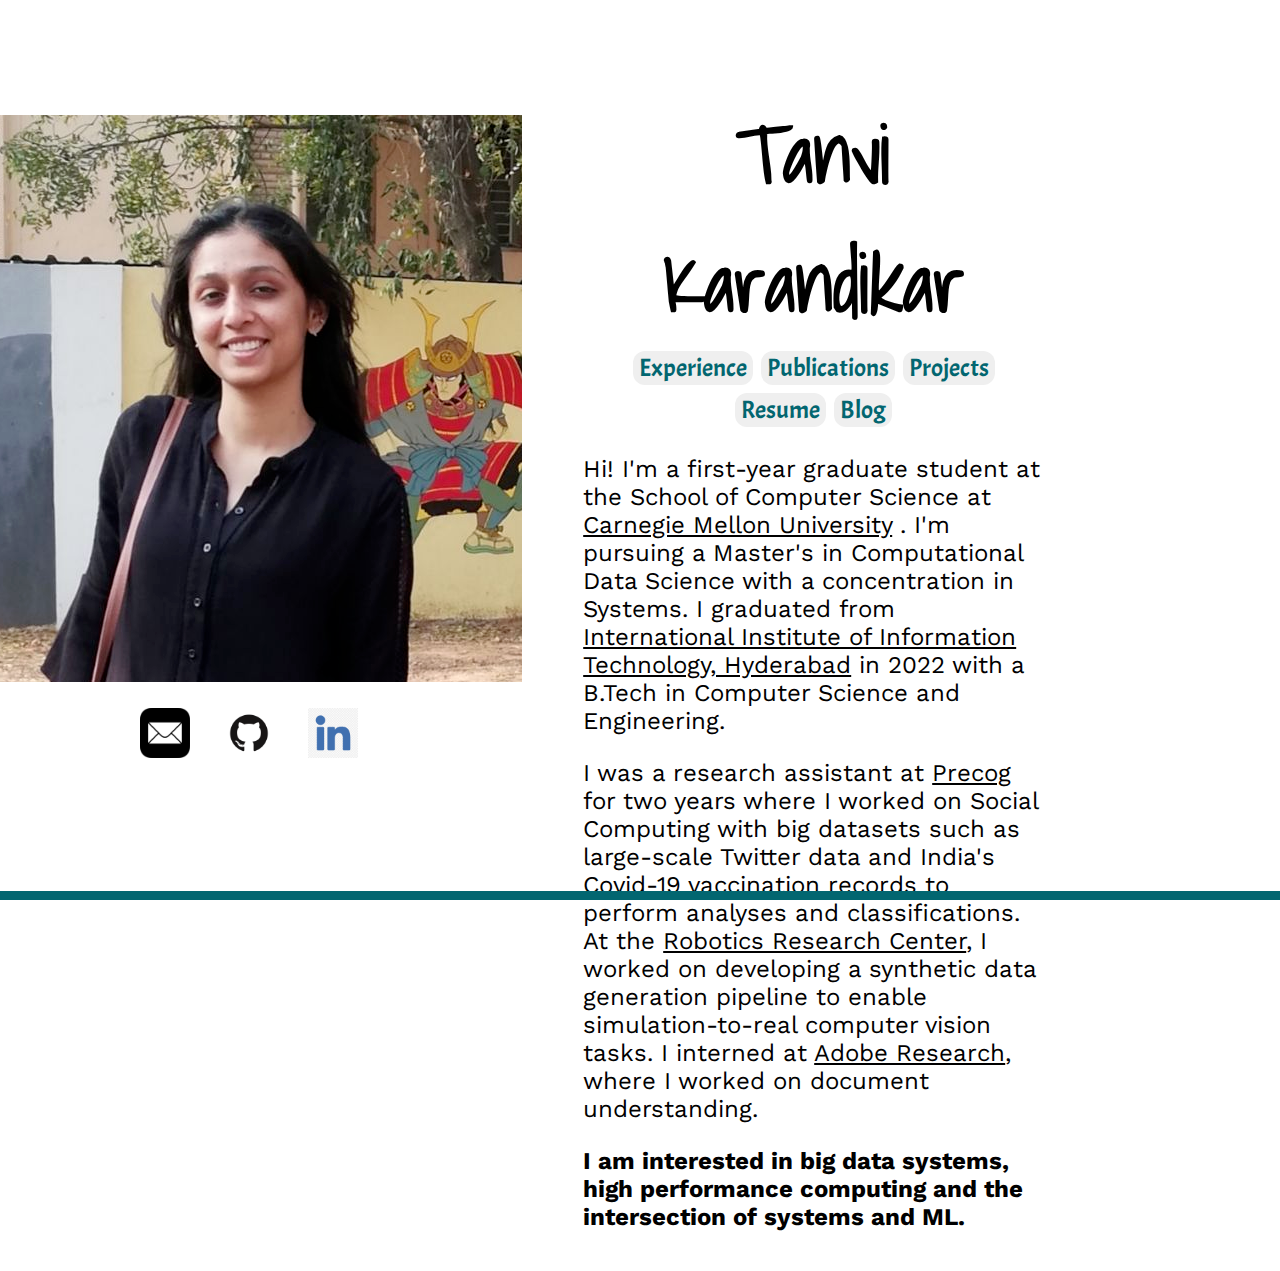
<file: index.html>
<!DOCTYPE html>
<html lang="en" dir="ltr">
  <head>
    <meta charset="utf-8">
    <meta name="viewport" content="width=device-width, initial-scale=1">
    <title>Tanvi Karandikar</title>
    <link rel="shortcut icon" href="static/fav.ico" />
    <link rel="stylesheet" type="text/css" href="css/main.css" />
    <link href="https://fonts.googleapis.com/css?family=Exo|Acme|Kalam|Shadows+Into+Light|Work+Sans" rel="stylesheet">
    <link rel="stylesheet" href="https://cdnjs.cloudflare.com/ajax/libs/font-awesome/4.7.0/css/font-awesome.min.css">
  </head>

  <body>
    <div class ="topnav exo navbarr sticky" id="myTopnav">
          <!-- <a class="active first-child" href="index.html" id="hov4">Home</a> 
          <a class="next-child" href="html/blog.html" id="hov3">Blog</a>
          <a class="next-child" href="static/Tanvi_Karandikar_Resume.pdf" id="hov2">Resume</a>
          <a class="next-child" href="html/projects.html" id="hov1">Projects</a>
          <a class="next-child" href="html/experience.html" id="hov5">Experience</a>
          <a class="icon" href="javascript:void(0);"  onclick="myNavFunction()"><i class="fa fa-bars"></i></a> -->
  </div>  

  <!-- <div class="containerr">
    <img src='static/bg.gif' style="width:100%">
    <div id="centered" class="kalam hide">
      तन्वी करंदीकर<p align="center">||सुस्वागतम||</p>
    </div>
  </div> -->

  <div class="row exo" style="padding-top: 2%; padding-bottom: 0%;">

    <div class="column leftt">
      <div style="float: right; padding-top: 10%;">
        <img src='static/black_square.png' class="mainimg" style="align-items: center;" >
      <div style="margin-left: 30%; margin-top: 2%;">
        <a href="mailto:tanvi.karandikar141@gmail.com" target="_blank"><img src="static/email.png" class="logo"></a>
        <a href="http://github.com/tanvi141" target="_blank"><img src="static/GitHub-Mark.png" class="logo"></a>
        <a href="https://www.linkedin.com/in/tanvi-karandikar/" target="_blank"><img src="static/linkedin.png" class="logo"></a>
      </div>
        </div>
 
    </div>
    <div class="column rightt">
        
        <text style="font-size: 100%; align-items: left; padding-right: 0; margin-right: 0;">
          <div class="three category">
            <div class="div1"><h1 class="big write">Tanvi Karandikar</h1>
              
            
              <a href="html/experience.html"><button class="button1">Experience</button></a>
              <a href="html/publications.html"><button class="button1">Publications</button></a>
              <a href="html/projects.html"><button class="button1">Projects</button></a>
              <a href="static/Tanvi_Karandikar_Resume.pdf"><button class="button1">Resume</button></a>
              <a href="html/blog.html"><button class="button1">Blog</button></a>
              <p class = "work" style="text-align: left" >
        Hi! I'm a first-year graduate student at the School of Computer Science at <a href="https://www.cmu.edu/">Carnegie Mellon University</a> .
        I'm pursuing a Master's in Computational Data Science with a concentration in Systems.
        I graduated from <a href="https://www.iiit.ac.in/">International Institute of Information Technology, Hyderabad</a> in 2022 with a B.Tech
        in Computer Science and Engineering.
</p>
<p class = "work" style="text-align: left" >
I was a research assistant at <a href="http://precog.iiitd.edu.in/">Precog</a> for two years where I worked on Social Computing with 
big datasets such as large-scale Twitter data and India's Covid-19 vaccination records to perform analyses and classifications. 
  At the <a href="https://robotics.iiit.ac.in/">Robotics Research Center</a>, I worked on developing a synthetic data generation pipeline to enable
  simulation-to-real computer vision tasks. I interned at <a href="https://research.adobe.com/">Adobe Research</a>, where I worked on document
  understanding. 
 </p>
<p class = "work" style="text-align: left" >
        <b>I am interested in big data systems, high performance 
         computing and the intersection of systems and ML. </b> 
                
              </p>
              <p> </p>
        
             
          </div>
        </text>
    </div>

  </div>


<div class="bottom"></div>
</body>
<script type = "text/javascript" src = "js/main.js" ></script>
<script type = "text/javascript" src = "js/hover.js"></script>
<script type = "text/javascript" src = "js/likes.js" ></script>
</html>
</file>
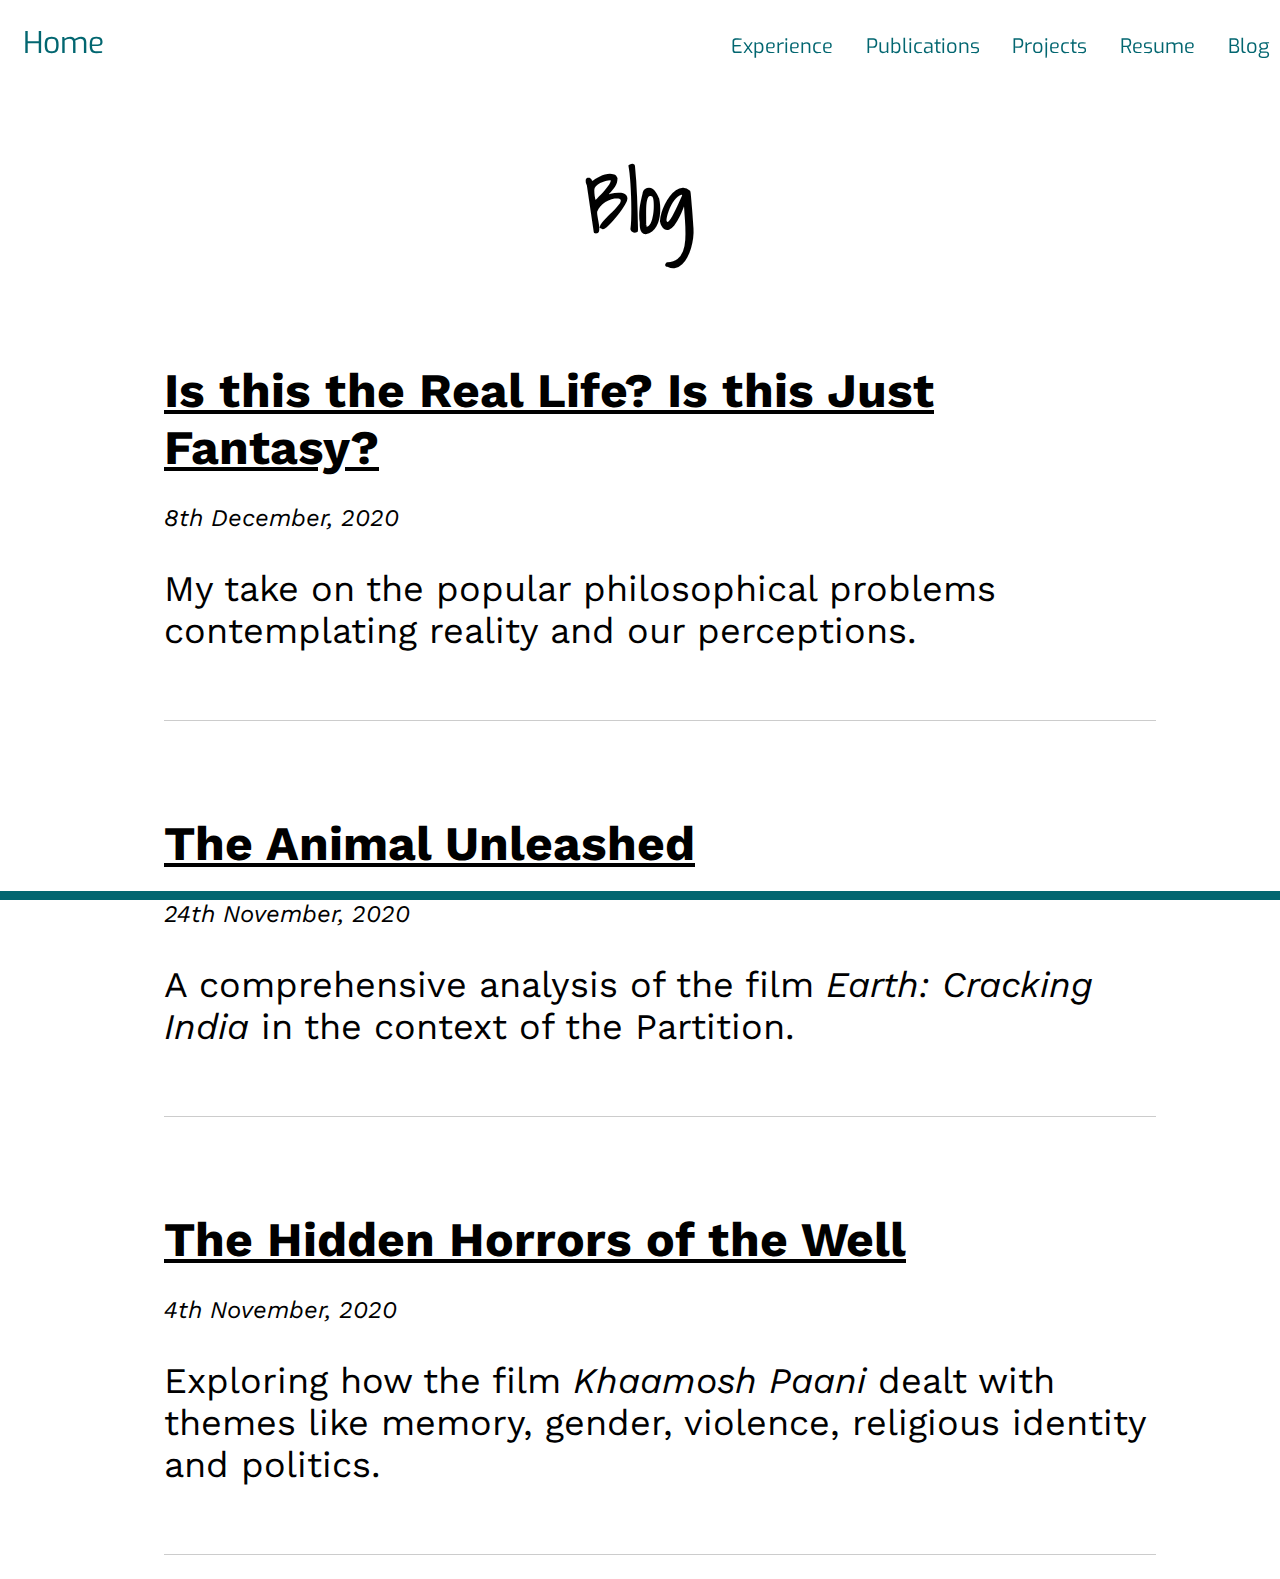
<file: html/blog.html>
<!DOCTYPE html>
<html lang="en" dir="ltr">
  <head>
    <meta charset="utf-8">
    <meta name="viewport" content="width=device-width, initial-scale=1">
    <title>Tanvi Karandikar</title>
    <link rel="shortcut icon" href="../static/fav.ico" />
    <link rel="stylesheet" type="text/css" href="../css/main.css" />
    <link href="https://fonts.googleapis.com/css?family=Exo|Acme|Kalam|Shadows+Into+Light|Work+Sans" rel="stylesheet">
    <link rel="stylesheet" href="https://cdnjs.cloudflare.com/ajax/libs/font-awesome/4.7.0/css/font-awesome.min.css">
  </head>

  <body>

    <div class ="topnav exo navbarr sticky" id="myTopnav">
      <a class="active first-child" href="../index.html" id="hov4">Home</a>
      <a class="next-child" href="../html/blog.html" id="hov3">Blog</a>
      <a class="next-child" href="../static/Tanvi_Karandikar_Resume.pdf" id="hov2">Resume</a>
      <a class="next-child" href="../html/projects.html" id="hov1">Projects</a>
      <a class="next-child" href="../html/publications.html" id="hov5">Publications</a>
      <a class="next-child" href="../html/experience.html" id="hov5">Experience</a>
      <a class="icon" href="javascript:void(0);"  onclick="myNavFunction()"><i class="fa fa-bars"></i></a>
    </div>  

    <h1 class="big write center">Blog</h1>

    <ul class = "work bloglist">
        <!-- <li></li> -->
        
        <li>
          <a href ="blogs/8-dec-2020.html" style = "font-size: 200%;"><b>Is this the Real Life? Is this Just Fantasy?</b></a> <br><br>
          <i>8th December, 2020</i>
          <p style = "font-size: 150%;">My take on the popular philosophical problems contemplating reality and our perceptions.</p>
        </li>
        <li>
            <a href ="blogs/24-nov-2020.html" style = "font-size: 200%;"><b>The Animal Unleashed</b></a><br><br> 
            <i>24th November, 2020</i>
            <p style = "font-size: 150%;">A comprehensive analysis of the film <i>Earth: Cracking India</i> in the context of the Partition. </p>
        </li>
        <li>
            <a href ="blogs/4-nov-2020.html" style = "font-size: 200%;"><b>The Hidden Horrors of the Well</b></a> <br><br> 
            <i>4th November, 2020</i>
            <p style = "font-size: 150%;">Exploring how the film <i>Khaamosh Paani</i> dealt with themes like memory, gender, violence, religious identity and politics. </p>
        </li>
        
        
    </ul>

    <div class="bottom"></div>
 </body>


<script type = "text/javascript" src = "../js/main.js" ></script>
<script type = "text/javascript" src = "../js/hover.js"></script>
<script type = "text/javascript" src = "../js/likes.js" ></script>
</html>
</file>
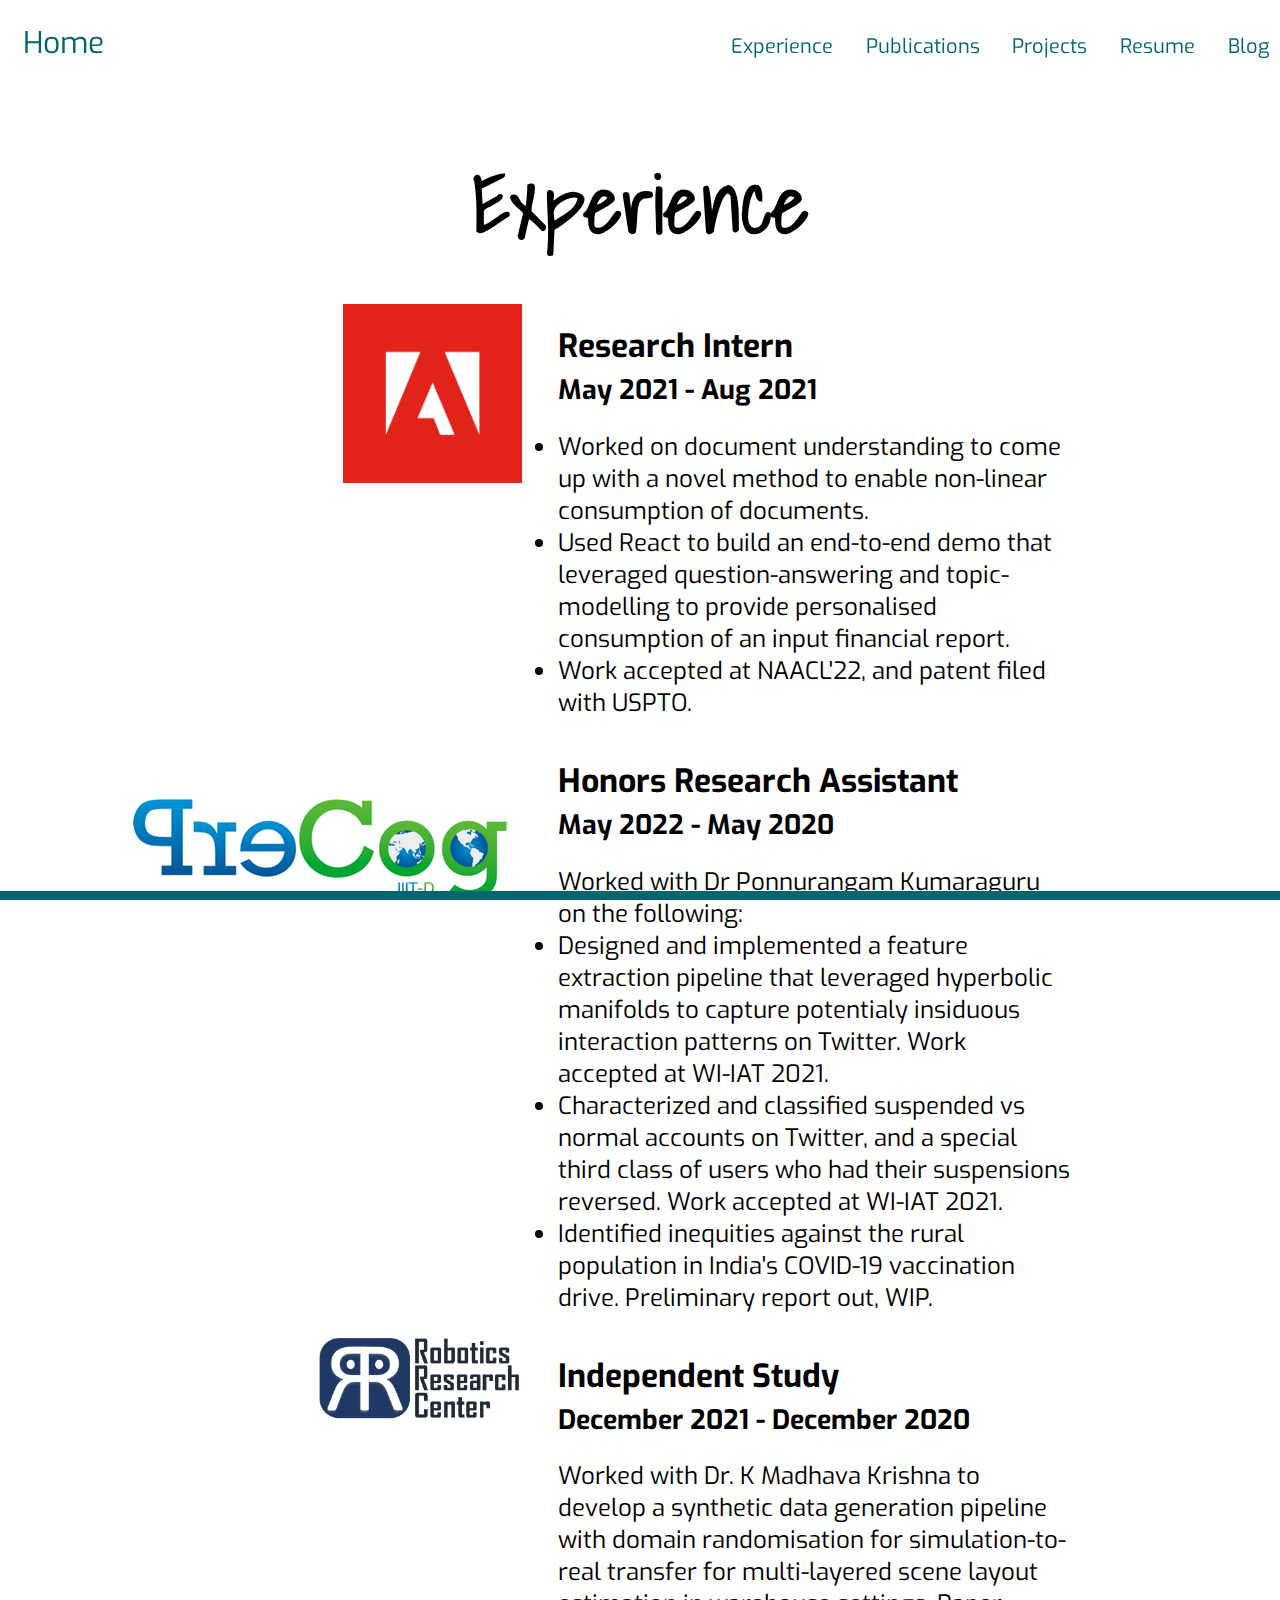
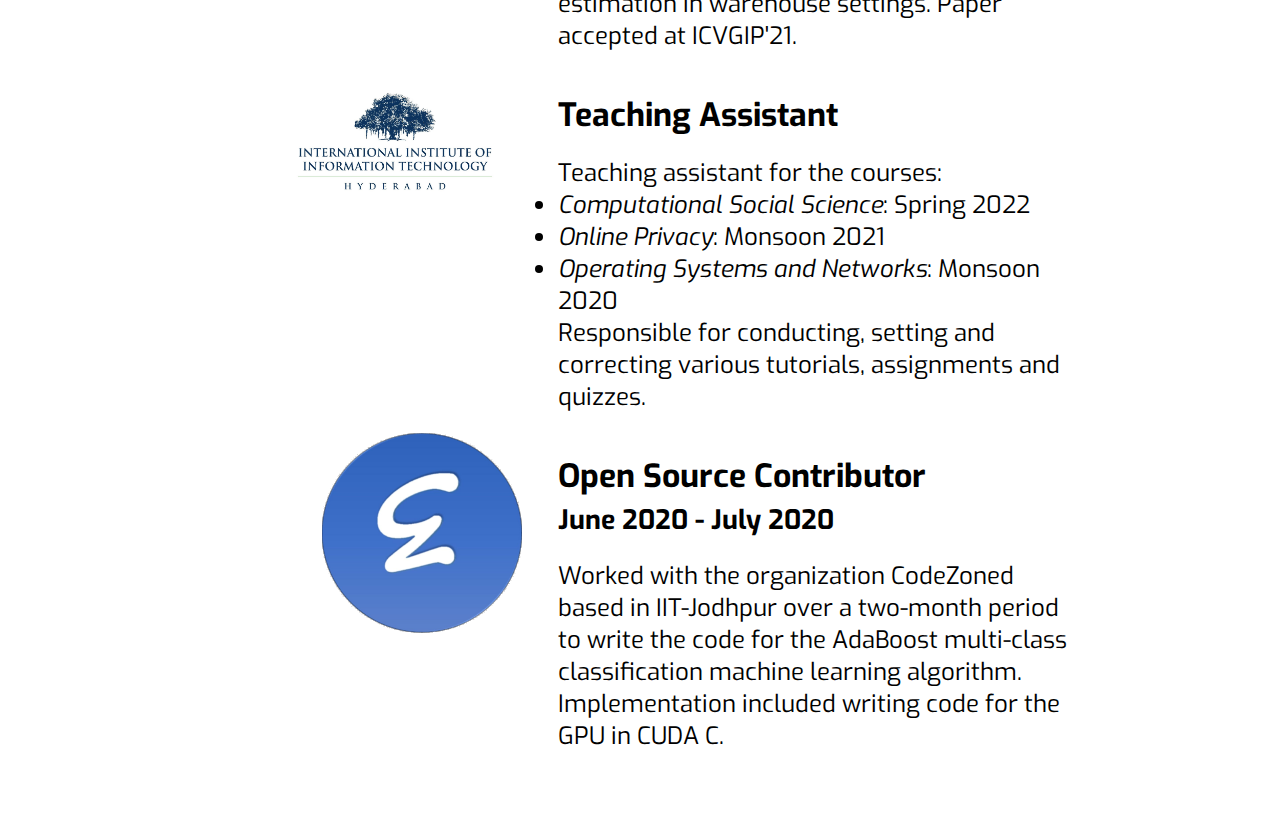
<file: html/experience.html>
<!DOCTYPE html>
<html lang="en" dir="ltr">
  <head>
    <meta charset="utf-8">
    <meta name="viewport" content="width=device-width, initial-scale=1">
    <title>Tanvi Karandikar</title>
    <link rel="shortcut icon" href="../static/fav.ico" />
    <link rel="stylesheet" type="text/css" href="../css/main.css" />
    <link href="https://fonts.googleapis.com/css?family=Exo|Acme|Kalam|Shadows+Into+Light|Work+Sans" rel="stylesheet">
    <link rel="stylesheet" href="https://cdnjs.cloudflare.com/ajax/libs/font-awesome/4.7.0/css/font-awesome.min.css">  
</head>

  <body>

    <div class ="topnav exo navbarr sticky" id="myTopnav">
        <a class="active first-child" href="../index.html" id="hov4">Home</a>
        <a class="next-child" href="../html/blog.html" id="hov3">Blog</a>
        <a class="next-child" href="../static/Tanvi_Karandikar_Resume.pdf" id="hov2">Resume</a>
        <a class="next-child" href="../html/projects.html" id="hov1">Projects</a>
      <a class="next-child" href="../html/publications.html" id="hov5">Publications</a>
      <a class="next-child" href="../html/experience.html" id="hov5">Experience</a>
        <a class="icon" href="javascript:void(0);"  onclick="myNavFunction()"><i class="fa fa-bars"></i></a>
      </div>  

    <h1 class="big write" style="margin-bottom: 2%;">Experience</h1>

    <div class="row exo" style="padding-bottom: 5%;">

        <div class="column leftt">
            <img src="../static/adobe.png" width = "35%">
        </div>
        <div class="column rightt">
            <h1>Research Intern <br> <small>May 2021 - Aug 2021</small><br></h1>
            
            <text style="font-size: 150%;">
                <list>
                    <li>Worked on document understanding to come up with a novel method to enable non-linear consumption of documents.</li>
                    <li>Used React to build an end-to-end demo that leveraged question-answering and topic-modelling to provide personalised consumption of an input financial report.</li>
                    <li>Work accepted at NAACL'22, and patent filed with USPTO.</li>    
                </list>
            </text>
        </div>

        <div class="column leftt">
            <img src="../static/precog.png">
        </div>
        <div class="column rightt">
            <h1>Honors Research Assistant <br> <small> May 2022 - May 2020</small><br></h1>
            
            <text style="font-size: 150%;">
                Worked with Dr Ponnurangam Kumaraguru on the following:
                <list>
                    <li>Designed and implemented a feature extraction pipeline that leveraged hyperbolic manifolds to 
                        capture potentialy insiduous interaction patterns on Twitter. Work accepted at WI-IAT 2021.</li>
                        <li>Characterized and classified suspended vs normal accounts on Twitter, and 
                            a special third class of users who had their suspensions reversed. Work accepted at WI-IAT 2021. </li>
                        <li>
                            Identified inequities against the rural population in India's COVID-19 vaccination drive. Preliminary report out, WIP.
                        </li>    
                    </list>
            </text>
        </div>

        <div class="column leftt" >
            <img src="../static/rrc_logo.png" width="40%">
        </div>
        <div class="column rightt">
            <h1>Independent Study <br> <small> December 2021 - December 2020</small><br></h1>
            
            <text style="font-size: 150%;">
                Worked with Dr. K Madhava Krishna to develop a synthetic data generation pipeline
                 with domain randomisation for simulation-to-real transfer for multi-layered scene 
                 layout estimation in warehouse settings. Paper accepted at ICVGIP'21.
 
            </text>
        </div>


        <div class="column leftt" >
            <img src="../static/iiith.jpeg"; style="width:50%">
        </div>
        <div class="column rightt">
            <h1>Teaching Assistant</h1>
            <text style="font-size: 150%;">Teaching assistant for the courses:
                <list>
                    <li><i>Computational Social Science</i>: Spring 2022</li>
                    <li><i>Online Privacy</i>: Monsoon 2021</li>
                    <li><i>Operating Systems and Networks</i>: Monsoon 2020</li>
                </list> 
                
            Responsible for conducting, setting and correcting various tutorials, assignments 
            and quizzes.
            </text>
        </div>

<!-- 
        <div class="column leftt">
            <img src="../static/osdg.png">
        </div>
        <div class="column rightt">
            <h1>Student Mentor</h1>
            <text style="font-size: 150%;">Worked with a group of first-year students to teach them the best web-dev practices and
                mentor them in creating a website for the Music Club at IIIT-H.
            </text>
        </div>

        -->

        <div class="column leftt">
            <img src="../static/codezoned.png">
        </div>
        <div class="column rightt">
            <h1>Open Source Contributor <br><small> June 2020 - July 2020</small><br></h1>
            <text style="font-size: 150%;">Worked with the organization CodeZoned based in IIT-Jodhpur over a two-month period
              to write the code for the AdaBoost multi-class classification machine learning algorithm. Implementation included writing code for 
              the GPU in CUDA C.
            </text>
       
    </div>
    

<div class="bottom"></div>
</body>


<script type = "text/javascript" src = "../js/main.js" ></script>
<script type = "text/javascript" src = "../js/hover.js"></script>
<script type = "text/javascript" src = "../js/likes.js" ></script>
</html>
</file>
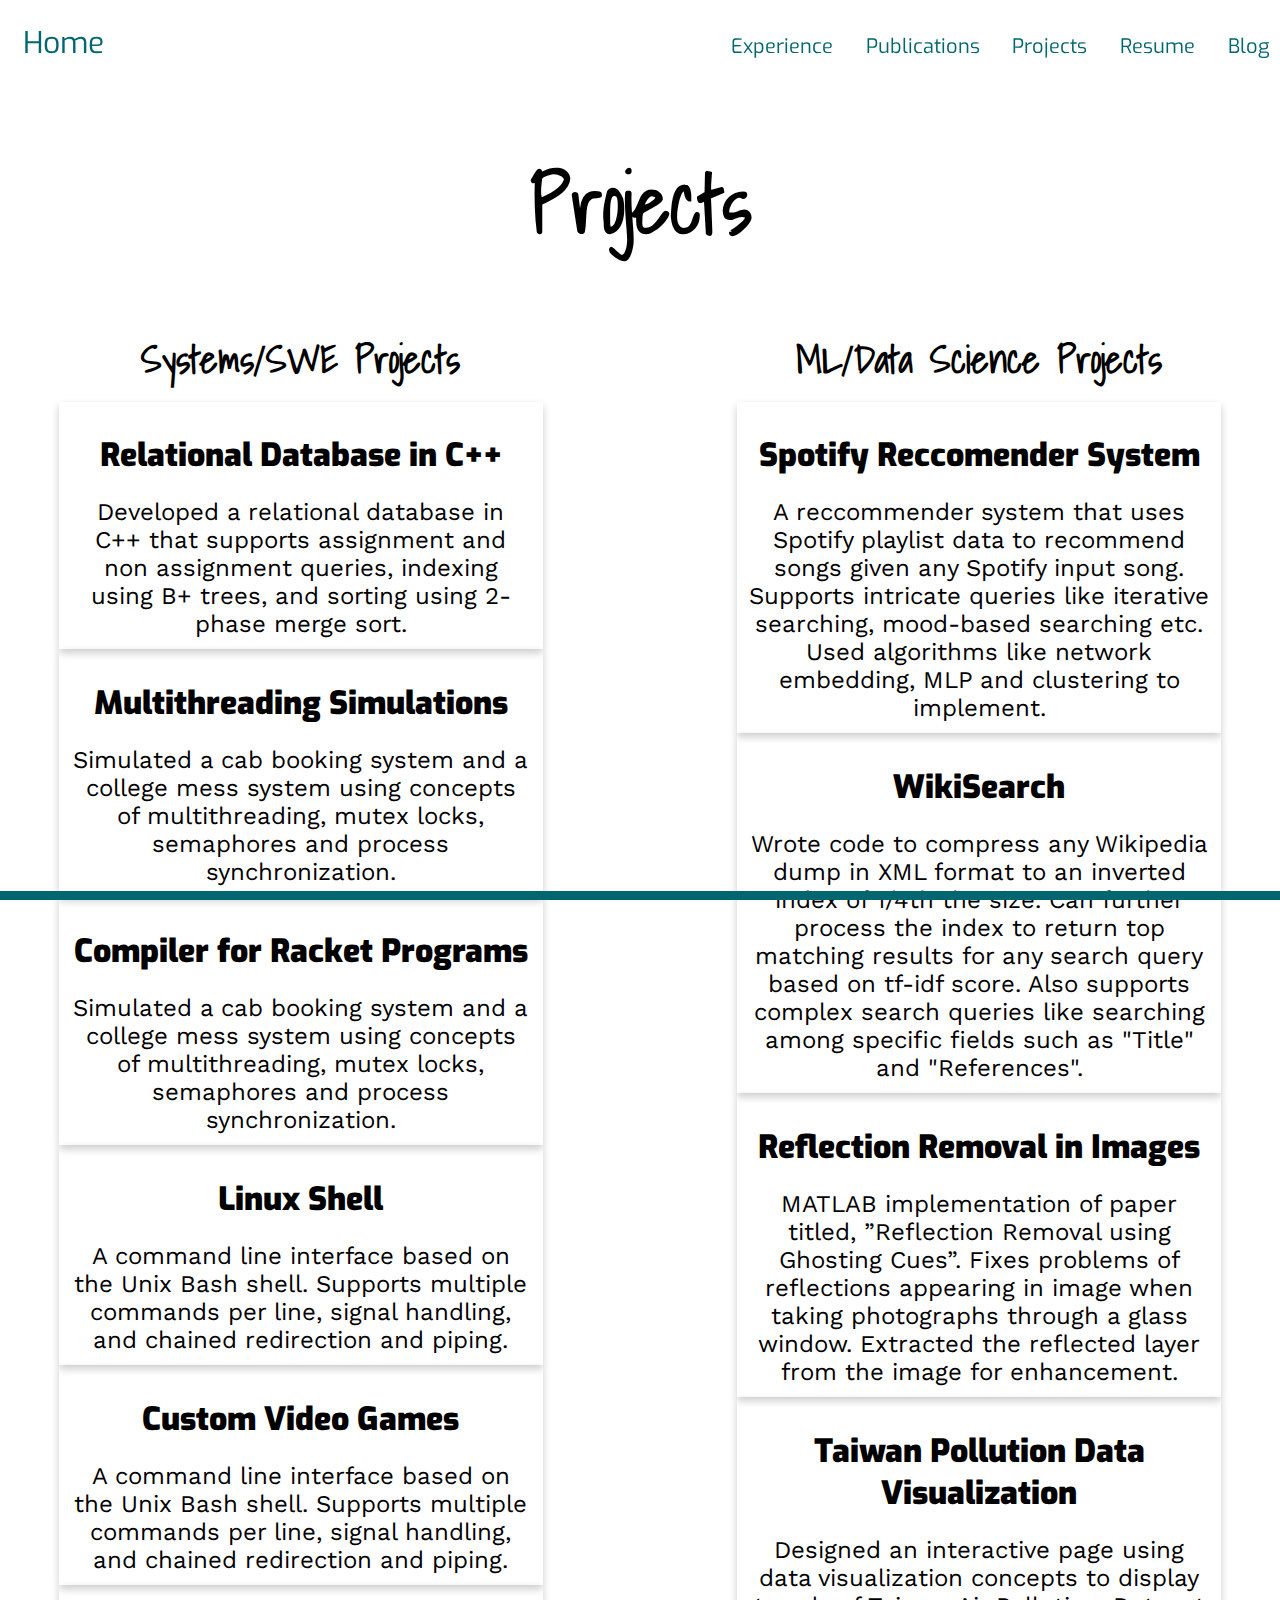
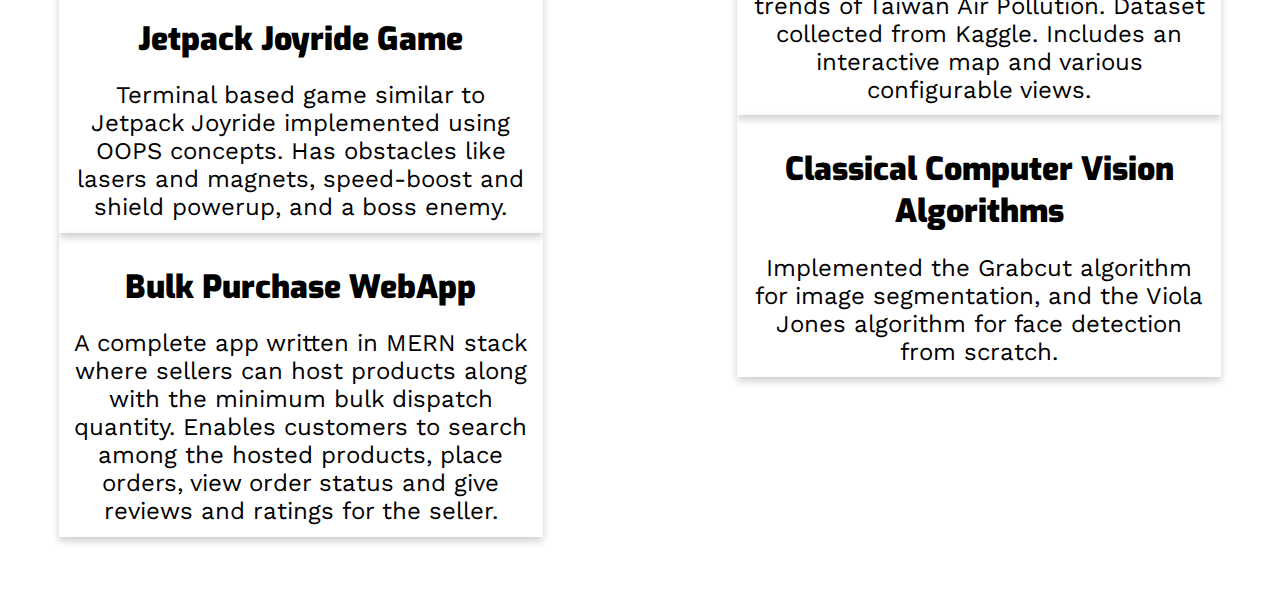
<file: html/projects.html>
<!DOCTYPE html>
<html lang="en" dir="ltr">
  <head>
    <meta charset="utf-8">
    <meta name="viewport" content="width=device-width, initial-scale=1">
    <title>Tanvi Karandikar</title>
    <link rel="shortcut icon" href="../static/fav.ico" />
    <link rel="stylesheet" type="text/css" href="../css/main.css" />
    <link href="https://fonts.googleapis.com/css?family=Exo|Acme|Kalam|Shadows+Into+Light|Work+Sans" rel="stylesheet">
    <link rel="stylesheet" href="https://cdnjs.cloudflare.com/ajax/libs/font-awesome/4.7.0/css/font-awesome.min.css">
  </head>

  <body>

  <div class ="topnav exo navbarr sticky" id="myTopnav">
    <a class="active first-child" href="../index.html" id="hov4">Home</a>
    <a class="next-child" href="../html/blog.html" id="hov3">Blog</a>
    <a class="next-child" href="../static/Tanvi_Karandikar_Resume.pdf" id="hov2">Resume</a>
    <a class="next-child" href="../html/projects.html" id="hov1">Projects</a>
      <a class="next-child" href="../html/publications.html" id="hov5">Publications</a>
      <a class="next-child" href="../html/experience.html" id="hov5">Experience</a>
    <a class="icon" href="javascript:void(0);"  onclick="myNavFunction()"><i class="fa fa-bars"></i></a>
  </div>  

    <h1 class="big write" style="margin-bottom: 2%;">Projects</h1>

   <div class="float-container">

    <div class="float-child">
     
      <div align="center" style="margin-bottom: 10%">
        <h1 class=" write" style="margin-bottom: 2%;"><big>Systems/SWE Projects</big></h1>
        
        <div>
             <div class="card">
               <div >
                 <h1 class = "exo"><b>Relational Database in C++</b></h1> 
                 <h7 class = "work">Developed a relational database in C++ 
                   that supports assignment and non assignment queries, indexing
                    using B+ trees, and sorting using 2-phase merge sort.
                 </h7> 
               </div>
             </div>
         </div>

         <div>
          <div class="card">
            <div >
              <h1 class = "exo"><b>Multithreading Simulations</b></h1> 
              <h7 class = "work">Simulated a cab booking system and a college
                 mess system using concepts of multithreading, mutex locks, 
                 semaphores and process synchronization.

              </h7> 
            </div>
          </div>
      </div>

      <div>
        <div class="card">
          <div >
            <h1 class = "exo"><b>Compiler for Racket Programs</b></h1> 
            <h7 class = "work">Simulated a cab booking system and a college
               mess system using concepts of multithreading, mutex locks, 
               semaphores and process synchronization.

            </h7> 
          </div>
        </div>
    </div>

    <div>
      <a href = "https://github.com/Tanvi141/twanshell", style="display: block;text-decoration: none;">
        <div class="card">
          <!-- <img src="img_avatar.png" alt="Avatar"> -->
          <div >
            <h1 class = "exo"><b>Linux Shell</b></h1> 
            <!-- <ul class="techstack exo">
              <li>C</li>
            </ul>  -->
            <h7 class = "work">A command line interface based on the Unix Bash shell.
               Supports multiple commands per line, signal handling, and chained redirection and piping.</h7> 
          </div>
        </div>
      </a>  
    </div>
    <div>
        <div class="card">
          <div >
            <h1 class = "exo"><b>Custom Video Games</b></h1> 
            <h7 class = "work">A command line interface based on the Unix Bash shell.
               Supports multiple commands per line, signal handling, and chained redirection and piping.</h7> 
          </div>
        </div>
    </div>

      <div>
        <div class="card">
          <div >
            <h1 class = "exo"><b>Jetpack Joyride Game</b></h1> 
            <h7 class = "work">Terminal based game similar to Jetpack Joyride implemented using OOPS concepts. Has obstacles like lasers and magnets, speed-boost and shield powerup, and a boss enemy.


            </h7> 
          </div>
        </div>
      </div>

        <div>
          <div class="card">
            <div >
              <h1 class = "exo"><b>Bulk Purchase WebApp</b></h1> 
              <h7 class = "work">A complete app written in MERN stack where sellers can host products along with the minimum bulk dispatch quantity. Enables customers to search among the hosted products, place orders, view order status and give reviews and ratings for the seller.

  
              </h7> 
            </div>
          </div>
        </div>


    
  
     
      </div>
    </div>
    
    <div class="float-child1">
      <div align="center" style="margin-bottom: 10%">
        <h1 class=" write" style="margin-bottom: 2%;"><big>ML/Data Science Projects</big></h1>

     
        <div>
        <a href = "https://github.com/Tanvi141/IREProjectMonsoon2020_SpotifyTeam1", style="text-decoration: none;">
          <div class="card" >
              <div>
                <h1 class = "exo"><b>Spotify Reccomender System</b></h1> 
                <!-- <ul class="techstack exo">
                  <li>Python</li>
                </ul>   -->
                <h7 class = "work">A reccommender system that uses Spotify playlist data to 
                  recommend songs given any Spotify input song. Supports intricate queries like 
                  iterative searching, mood-based searching etc. Used algorithms like network embedding, 
                  MLP and clustering to implement.</h7> 
              </div>
            </div>
          </a>
        </div>
  
        <div>
        <a href = "https://github.com/Tanvi141/WikiSearch", style="text-decoration: none;">
          <div class="card" >
            <!-- <img src="img_avatar.png" alt="Avatar"> -->
            <div >
              <h1 class = "exo"><b>WikiSearch</b></h1> 
              <!-- <ul class="techstack exo">
                <li>Python</li>
              </ul>  -->
              <h7 class = "work">Wrote code to compress any Wikipedia dump in XML format to an inverted index of 1/4th the size. 
                Can further process the index to return top matching results for any search query based on tf-idf score. 
                Also supports complex search queries like searching among specific fields such as "Title" and "References".</h7> 
            </div>
         
          </div>
        </a>  
      </div>
     
      <div>
        <a href = "https://github.com/Tanvi141/project-framed", style="display: block;text-decoration: none;">
          <div class="card">
            <!-- <img src="img_avatar.png" alt="Avatar"> -->
            <div >
              <h1 class = "exo"><b>Reflection Removal in Images</b></h1> 
              <!-- <ul class="techstack exo">
                <li>MATLAB</li>
              </ul>  -->
              <h7 class = "work">MATLAB implementation of paper titled, ”Reflection Removal using
                Ghosting Cues”. Fixes problems of reflections appearing in image when taking photographs through a glass window. Extracted the reflected layer from the image for
                enhancement.</h7> 
            </div>
         
          </div>
        </a>  
      </div>
  
    
  
      <div>
       <a href = "https://github.com/Tanvi141/DataVisualizationProject", style="display: block;text-decoration: none;">
          <div class="card">
            <!-- <img src="img_avatar.png" alt="Avatar"> -->
            <div >
              <h1 class = "exo"><b>Taiwan Pollution Data Visualization</b></h1> 
              <!-- <ul class="techstack exo">
                <li>d3 JS</li>
              </ul>  -->
              <h7 class = "work">Designed an interactive page using data visualization concepts to display trends of Taiwan Air Pollution.
                Dataset collected from Kaggle.
                Includes an interactive map and various configurable views.
                    </h7> 
            </div>
          </div>
        </a>  
      </div>
      
      <div>
           <div class="card">
             <div >
               <h1 class = "exo"><b>Classical Computer Vision Algorithms</b></h1> 
               <h7 class = "work">Implemented the Grabcut algorithm for image segmentation, and the Viola Jones
                 algorithm for face detection from scratch. 
                     </h7> 
             </div>
           </div>
       </div>

       

      </div>
    </div>
    
  </div>

   


  </div>
<div class="bottom"></div>
</body>


<script type = "text/javascript" src = "../js/main.js" ></script>
<script type = "text/javascript" src = "../js/hover.js"></script>
<script type = "text/javascript" src = "../js/likes.js" ></script>
</html>
</file>
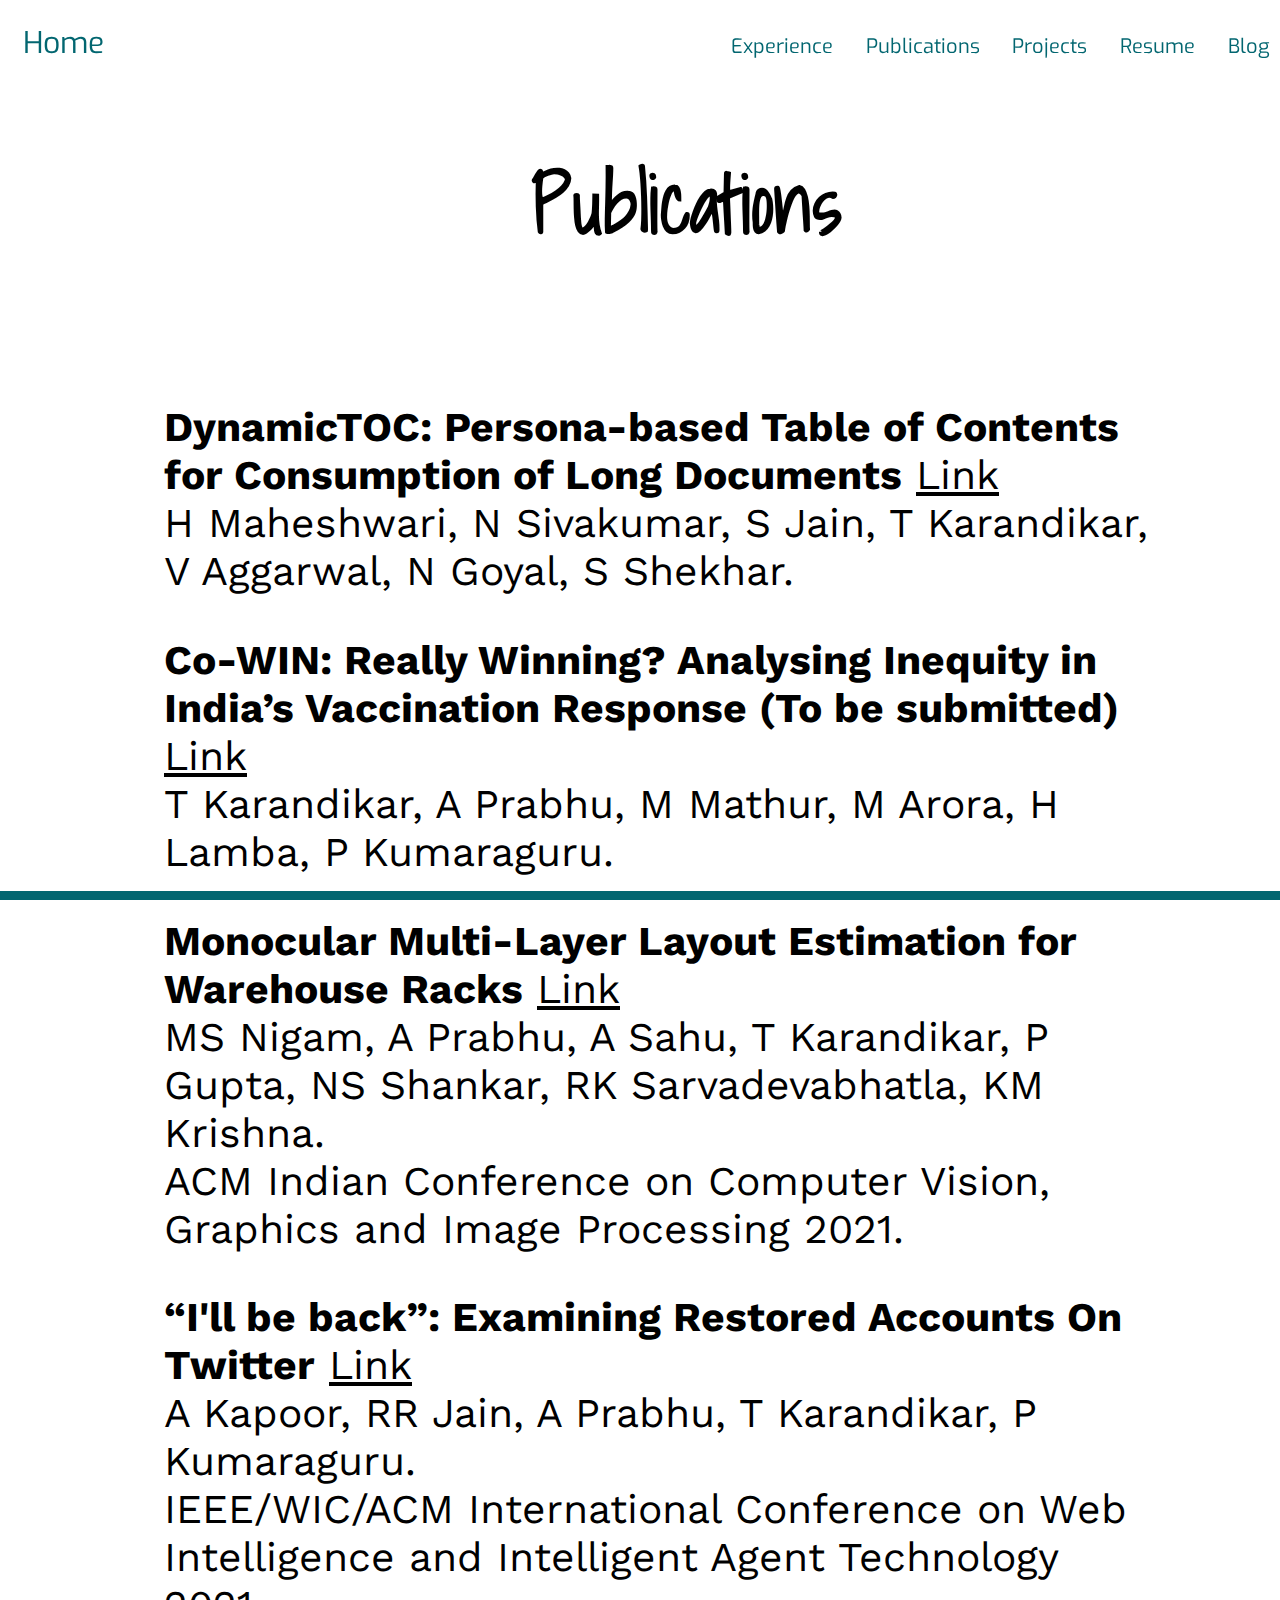
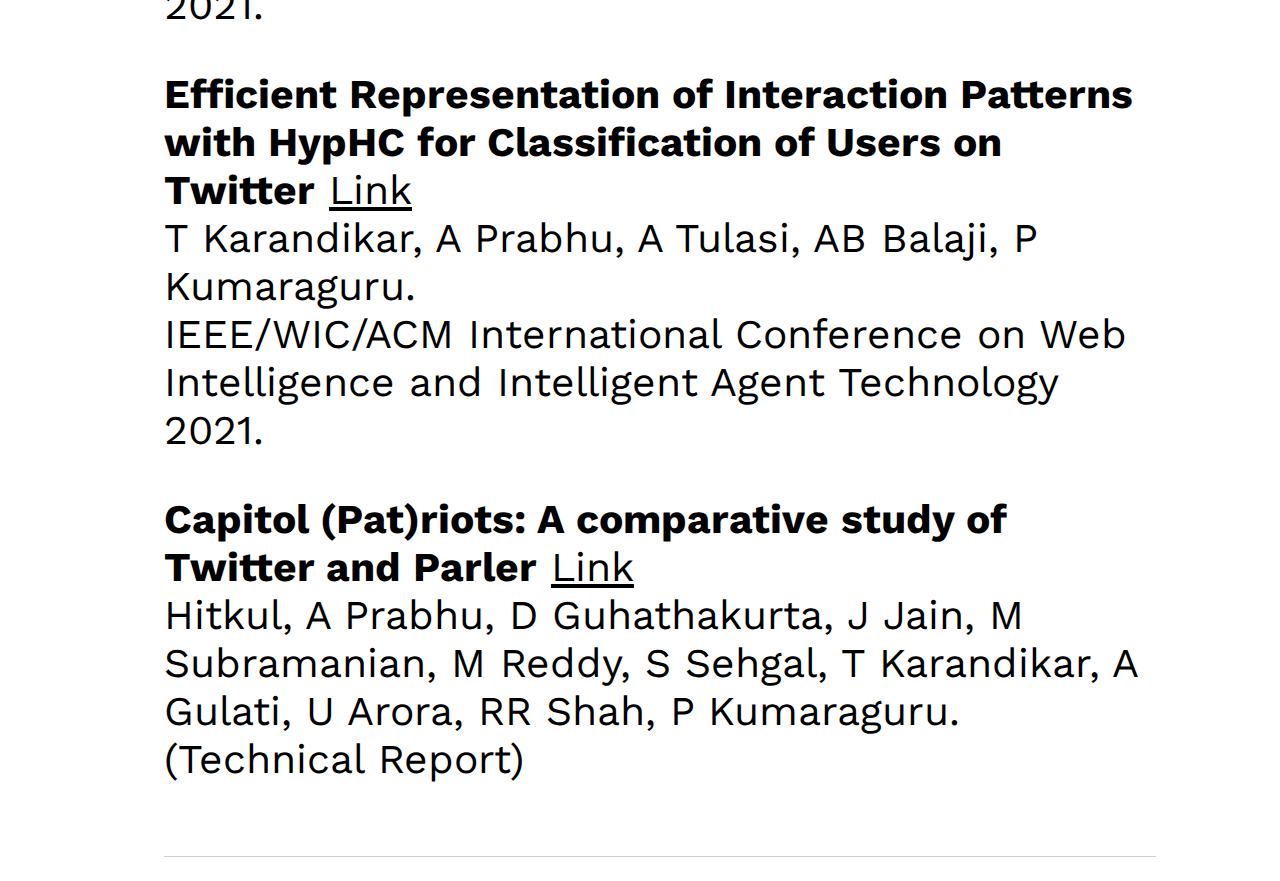
<file: html/publications.html>
<!DOCTYPE html>
<html lang="en" dir="ltr">
  <head>
    <meta charset="utf-8">
    <meta name="viewport" content="width=device-width, initial-scale=1">
    <title>Tanvi Karandikar</title>
    <link rel="shortcut icon" href="../static/fav.ico" />
    <link rel="stylesheet" type="text/css" href="../css/main.css" />
    <link href="https://fonts.googleapis.com/css?family=Exo|Acme|Kalam|Shadows+Into+Light|Work+Sans" rel="stylesheet">
    <link rel="stylesheet" href="https://cdnjs.cloudflare.com/ajax/libs/font-awesome/4.7.0/css/font-awesome.min.css">
  </head>

  <body>

    <div class ="topnav exo navbarr sticky" id="myTopnav">
      <a class="active first-child" href="../index.html" id="hov4">Home</a>
      <a class="next-child" href="../html/blog.html" id="hov3">Blog</a>
      <a class="next-child" href="../static/Tanvi_Karandikar_Resume.pdf" id="hov2">Resume</a>
      <a class="next-child" href="../html/projects.html" id="hov1">Projects</a>
      <a class="next-child" href="../html/publications.html" id="hov5">Publications</a>
      <a class="next-child" href="../html/experience.html" id="hov5">Experience</a>
      <a class="icon" href="javascript:void(0);"  onclick="myNavFunction()"><i class="fa fa-bars"></i></a>
    </div>  

    <h1 class="big write center">Publications</h1>

    <ul class = "work bloglist">
        <!-- <li></li> -->
        <li>

          <p style = "font-size: 170%;">
            <b>DynamicTOC: Persona-based Table of Contents for Consumption of Long Documents</b>
            <a href ="https://aclanthology.org/2022.naacl-main.378/">Link</a><br>
            H Maheshwari, N Sivakumar, S Jain, T Karandikar, V Aggarwal, N Goyal, S Shekhar. <br>
        </p>

        <p style = "font-size: 170%;">
            <b>Co-WIN: Really Winning? Analysing Inequity in India’s Vaccination Response (To be submitted)</b> 
            <a href ="../static/India_s_Vaccination_Response.pdf">Link</a><br>
            T Karandikar, A Prabhu, M Mathur, M Arora, H Lamba, P Kumaraguru. <br>
        </p>
              
     
        <p style = "font-size: 170%;">
          <b>Monocular Multi-Layer Layout Estimation for Warehouse Racks</b> 
          <a href ="https://arxiv.org/abs/2103.09174">Link</a><br>
          MS Nigam, A Prabhu, A Sahu, T Karandikar, P Gupta, NS Shankar, RK Sarvadevabhatla, KM Krishna. <br>
          ACM Indian Conference on Computer Vision, Graphics and Image Processing 2021.
        </p>

        
          <p style = "font-size: 170%;">
            <b>“I'll be back”: Examining Restored Accounts On Twitter</b> 
            <a href ="https://arxiv.org/abs/2111.12395">Link</a><br>
            A Kapoor, RR Jain, A Prabhu, T Karandikar, P Kumaraguru. <br>
            IEEE/WIC/ACM International Conference on Web Intelligence and Intelligent Agent Technology 2021.
          </p>

          <p style = "font-size: 170%;">
            <b>Efficient Representation of Interaction Patterns with HypHC for Classification of Users on Twitter</b> 
            <a href ="https://arxiv.org/abs/2110.15923">Link</a><br>
            T Karandikar, A Prabhu, A Tulasi, AB Balaji, P Kumaraguru. <br>
            IEEE/WIC/ACM International Conference on Web Intelligence and Intelligent Agent Technology 2021.
          </p>



          <p style = "font-size: 170%;">
            <b>Capitol (Pat)riots: A comparative study of Twitter and Parler</b> 
            <a href ="https://arxiv.org/abs/2101.06914">Link</a><br>
            Hitkul, A Prabhu, D Guhathakurta, J Jain, M Subramanian, M Reddy, S Sehgal, T Karandikar, A Gulati, U Arora, RR Shah, P Kumaraguru. <br>
            (Technical Report)
          </p>

        
    </ul>

    <div class="bottom"></div>
 </body>


<script type = "text/javascript" src = "../js/main.js" ></script>
<script type = "text/javascript" src = "../js/hover.js"></script>
<script type = "text/javascript" src = "../js/likes.js" ></script>
</html>
</file>
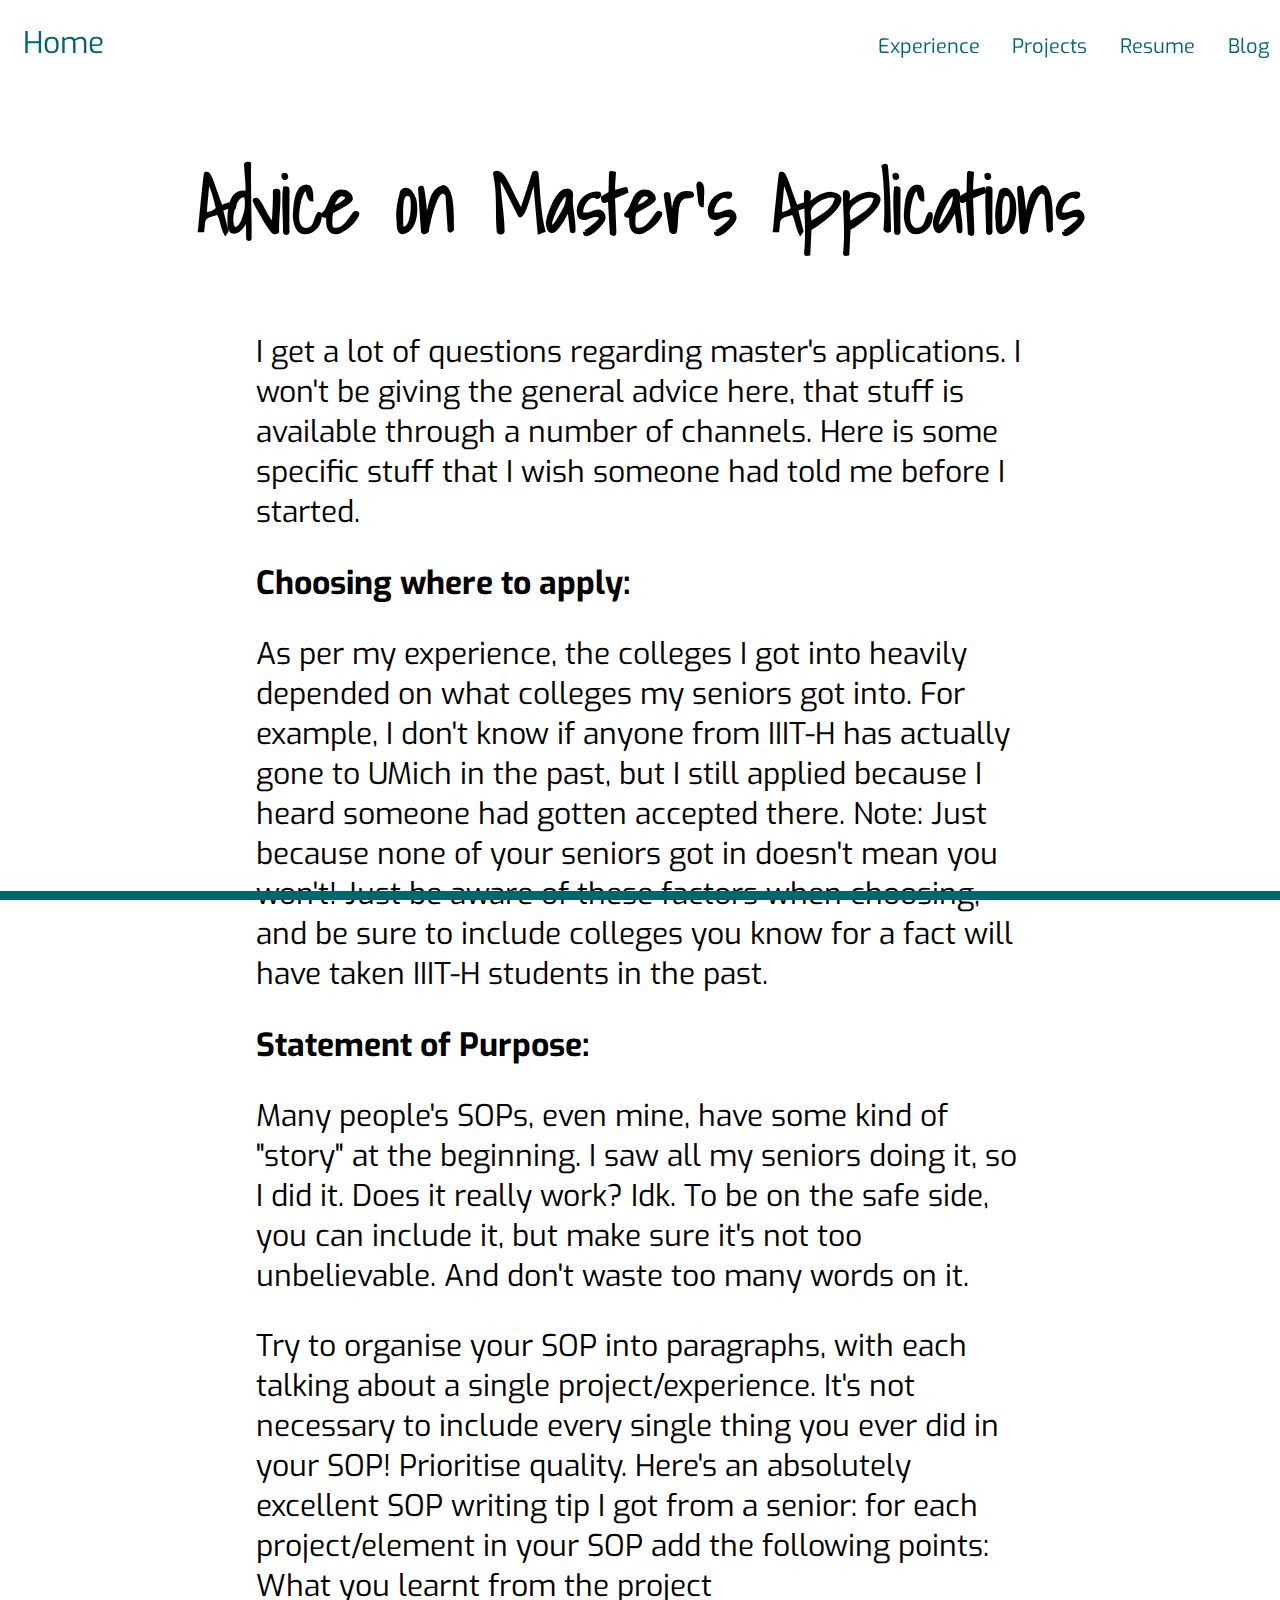
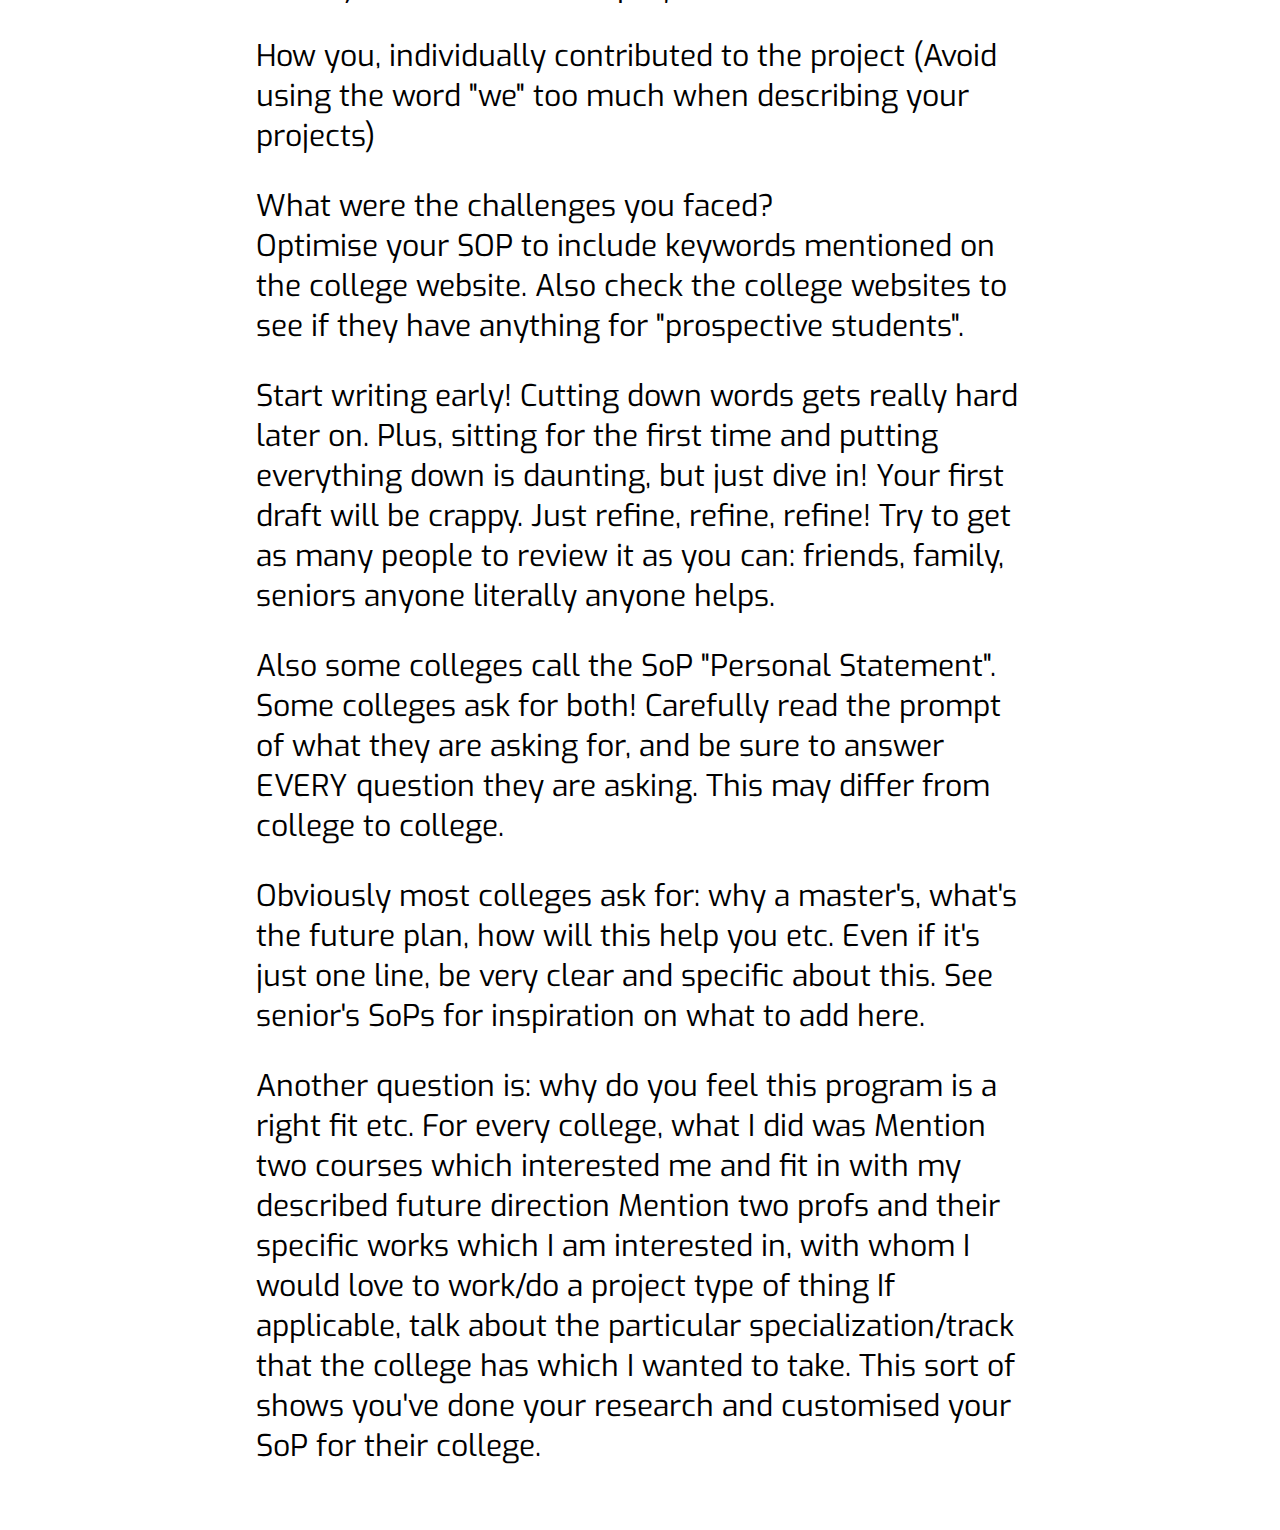
<file: html/blogs/11-09-2022.html>
<!DOCTYPE html>
<html lang="en" dir="ltr">
  <head>
    <meta charset="utf-8">
    <meta name="viewport" content="width=device-width, initial-scale=1">
    <title>Tanvi Karandikar</title>
    <link rel="shortcut icon" href="../../static/fav.ico" />
    <link rel="stylesheet" type="text/css" href="../../css/main.css" />
    <link href="https://fonts.googleapis.com/css?family=Exo|Acme|Kalam|Shadows+Into+Light|Work+Sans" rel="stylesheet">
    <link rel="stylesheet" href="https://cdnjs.cloudflare.com/ajax/libs/font-awesome/4.7.0/css/font-awesome.min.css">
  </head>

  <body>

    <div class ="topnav exo navbarr sticky" id="myTopnav">
      <a class="active first-child" href="../../index.html" id="hov4">Home</a>
      <a class="next-child" href="../../html/blog.html" id="hov3">Blog</a>
      <a class="next-child" href="../../static/Tanvi_Karandikar_Resume.pdf" id="hov2">Resume</a>
      <a class="next-child" href="../../html/projects.html" id="hov1">Projects</a>
      <a class="next-child" href="../../html/experience.html" id="hov5">Experience</a>
      <a class="icon" href="javascript:void(0);"  onclick="myNavFunction()"><i class="fa fa-bars"></i></a>
    </div>  

    <h1 class="write big">Advice on Master's Applications</h1>
    <div class = "blogcontent exo">
        <p> I get a lot of questions regarding master's applications. I won't be giving the general advice here,
            that stuff is available through a number of channels. Here is some specific stuff that I wish someone 
            had told me before I started.
       </p>
       <h1>Choosing where to apply:</h1>
       <p>
        As per my experience, the colleges I got into heavily depended on what
         colleges my seniors got into. For example, I don't know if anyone from 
         IIIT-H has actually gone to UMich in the past, but I still applied because 
         I heard someone had gotten accepted there. 
        Note: Just because none of your seniors got in doesn't mean you won't! Just be aware of these factors when choosing, and be sure to include colleges you know for a fact will have taken IIIT-H students in the past.
       </p>
       <h1>Statement of Purpose:</h1>
       <p>
        Many people's SOPs, even mine, have some kind of "story" at the beginning. I saw all my seniors doing it, so I did it. Does it really work? Idk. To be on the safe side, you can include it, but make sure it's not too unbelievable. And don't waste too many words on it.
       </p><p>
Try to organise your SOP into paragraphs, with each talking about a single project/experience. It's not necessary to include every single thing you ever did in your SOP! Prioritise quality. Here's an absolutely excellent SOP writing tip I got from a senior: for each project/element in your SOP add the following points:
What you learnt from the project
</p><p>
How you, individually contributed to the project (Avoid using the word "we" too much when describing your projects)
<p>
What were the challenges you faced? 
<br>
Optimise your SOP to include keywords mentioned on the college website. Also check the college websites to see if they have anything for "prospective students".
<p></p><p>
Start writing early! Cutting down words gets really hard later on. Plus, sitting for the first time and putting everything down is daunting, but just dive in! Your first draft will be crappy. Just refine, refine, refine! Try to get as many people to review it as you can: friends, family, seniors anyone literally anyone helps. 
</p>
    <p>
Also some colleges call the SoP "Personal Statement". Some colleges ask for both! Carefully read the prompt of what they are asking for, and be sure to answer EVERY question they are asking. This may differ from college to college. 
</p><p>

Obviously most colleges ask for: why a master's, what's the future plan, how will this help you etc. Even if it's just one line, be very clear and specific about this. See senior's SoPs for inspiration on what to add here.
</p><p>

Another question is: why do you feel this program is a right fit etc. For every college, what I did was
Mention two courses which interested me and fit in with my described future direction
Mention two profs and their specific works which I am interested in, with whom I would love to work/do a project type of thing
If applicable, talk about the particular specialization/track that the college has which I wanted to take.
This sort of shows you've done your research and customised your SoP for their college.
    
    </p>
    </div>
<div class="bottom"></div>
</body>


<script type = "text/javascript" src = "../../js/main.js" ></script>
<script type = "text/javascript" src = "../../js/hover.js"></script>
<script type = "text/javascript" src = "../../js/likes.js" ></script>
</html>
</file>
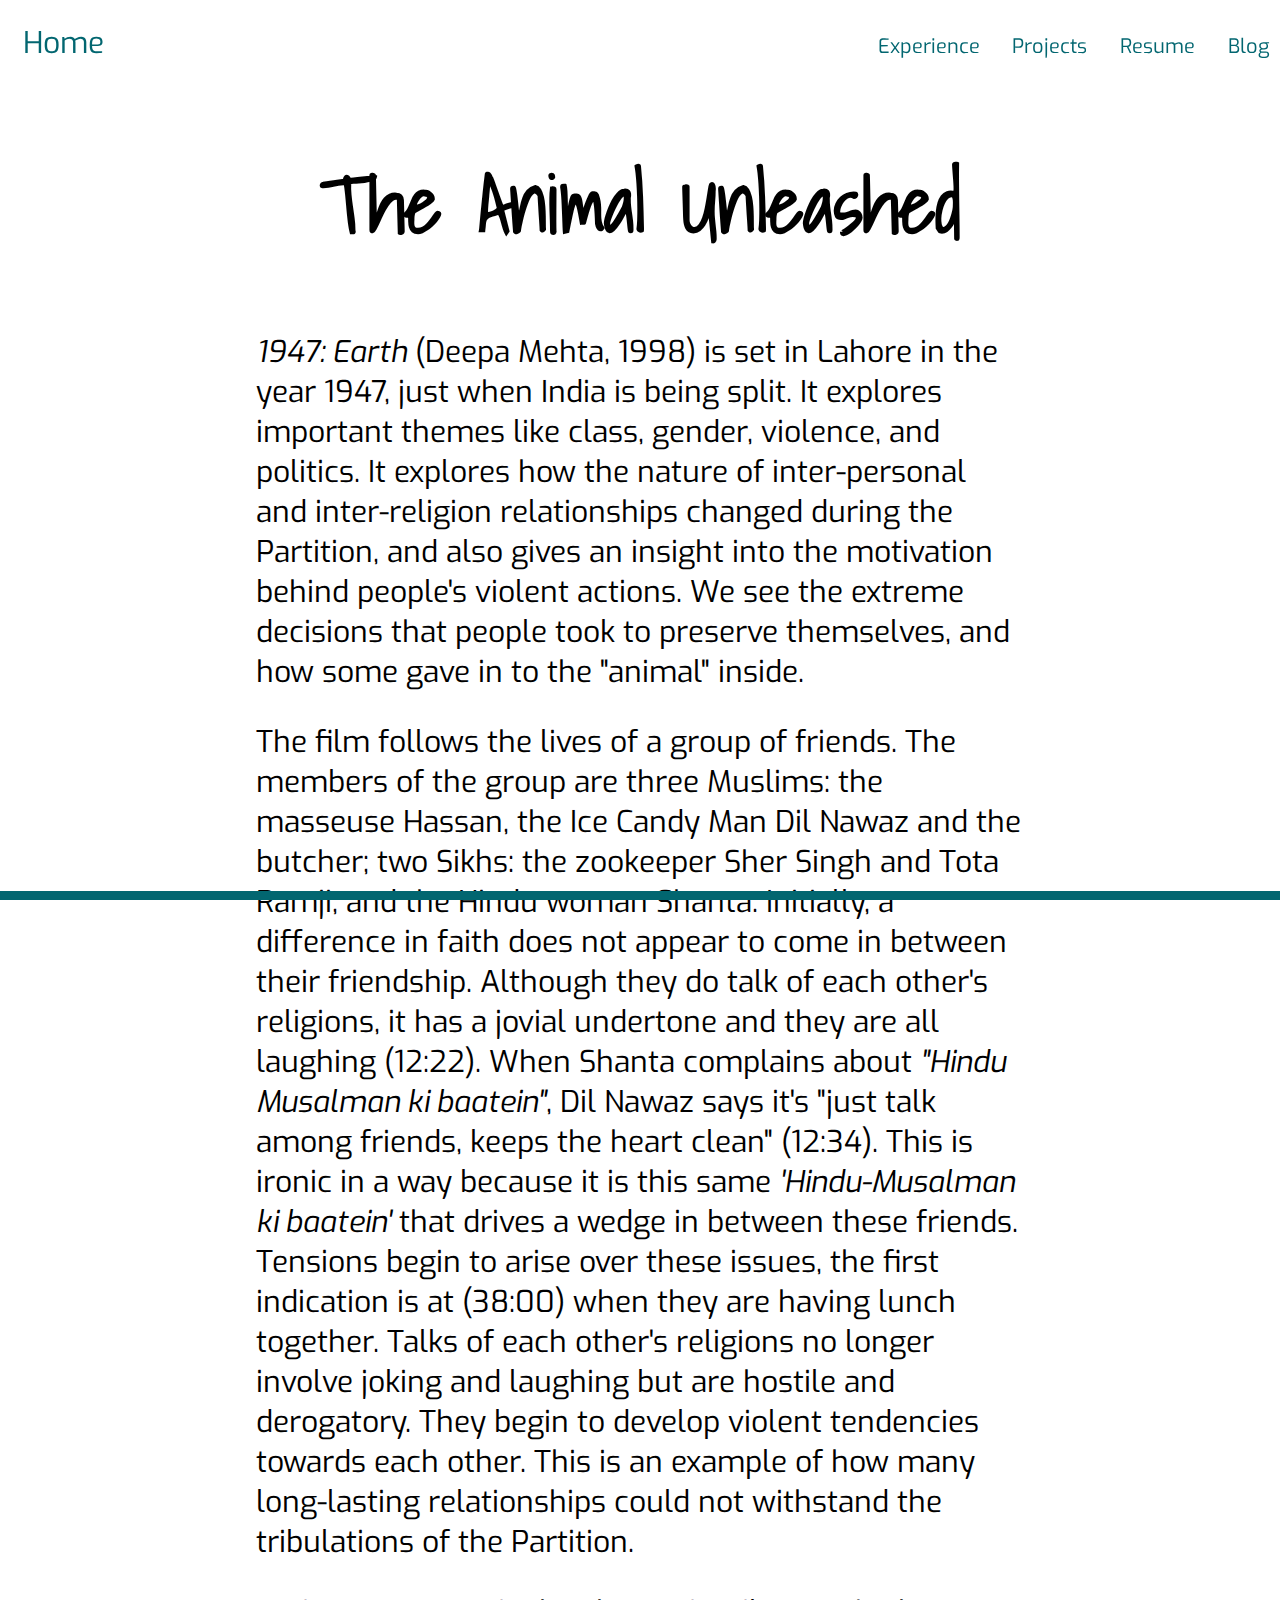
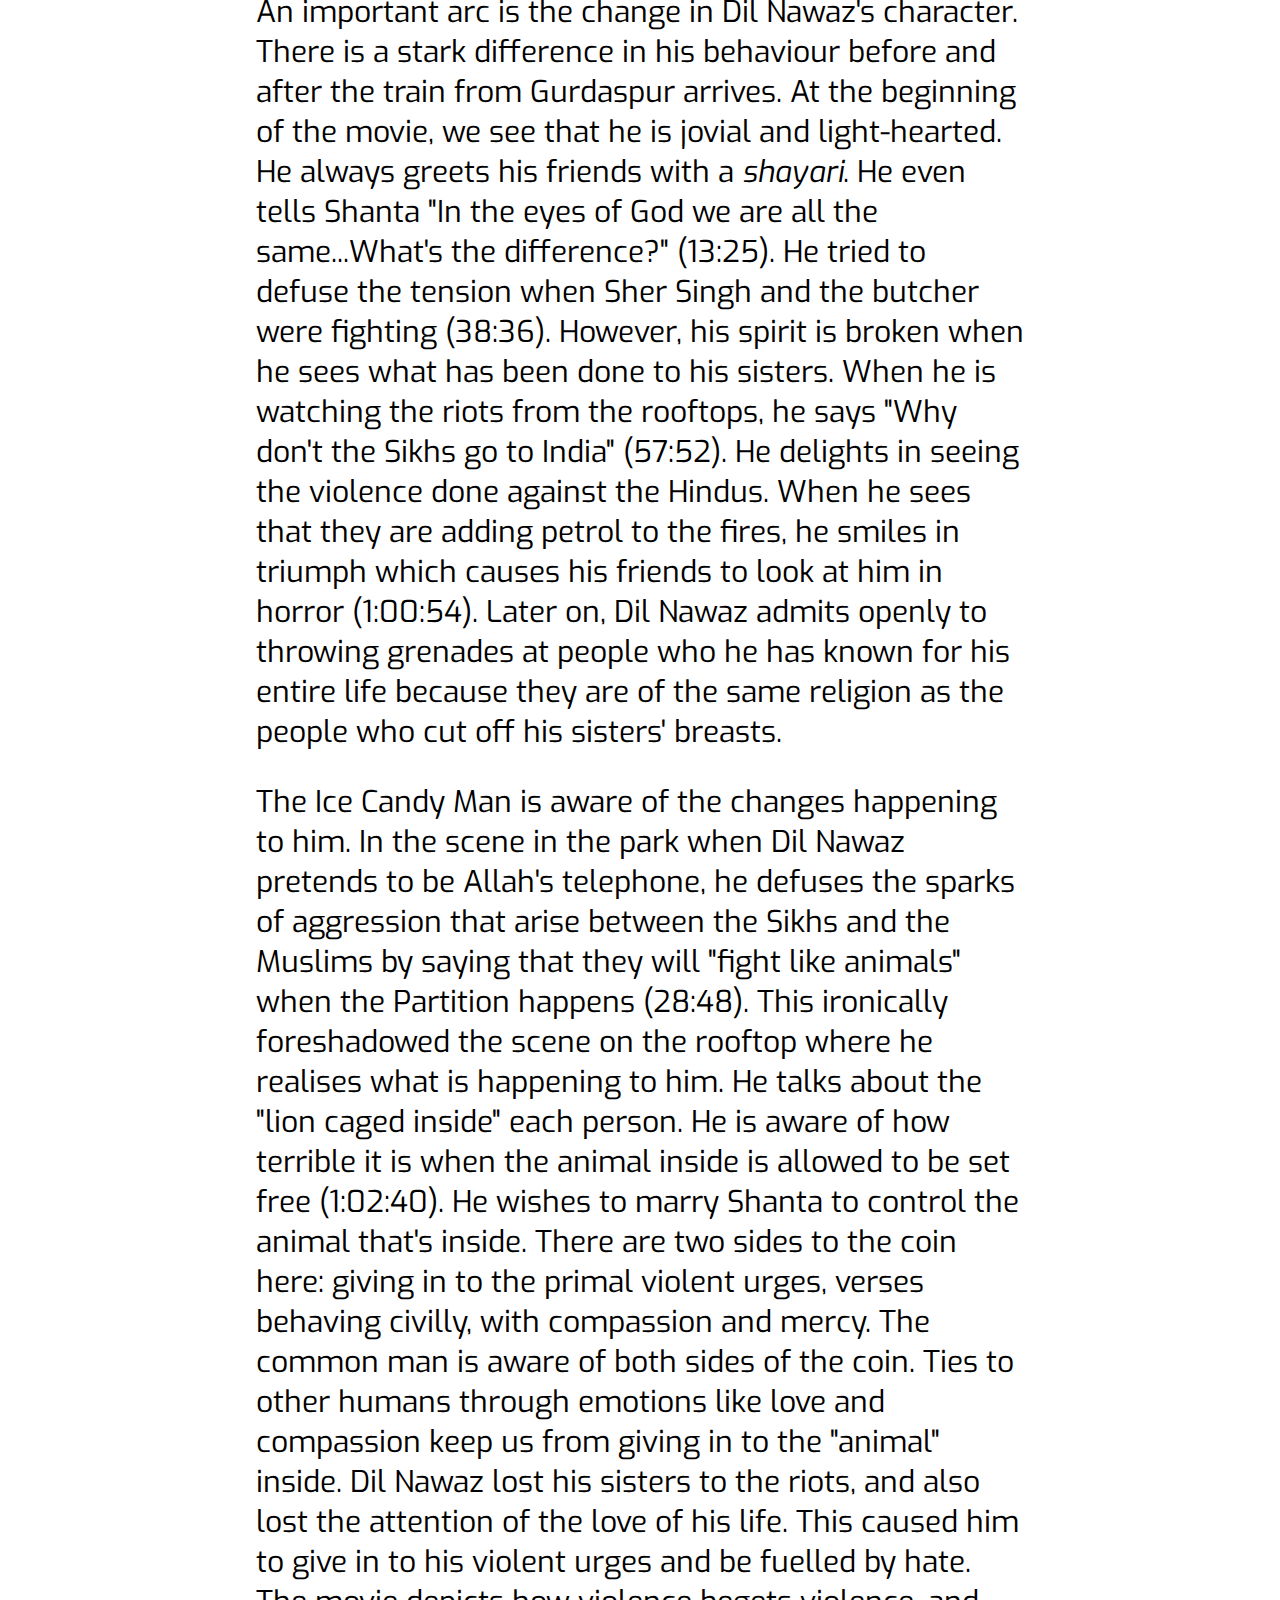
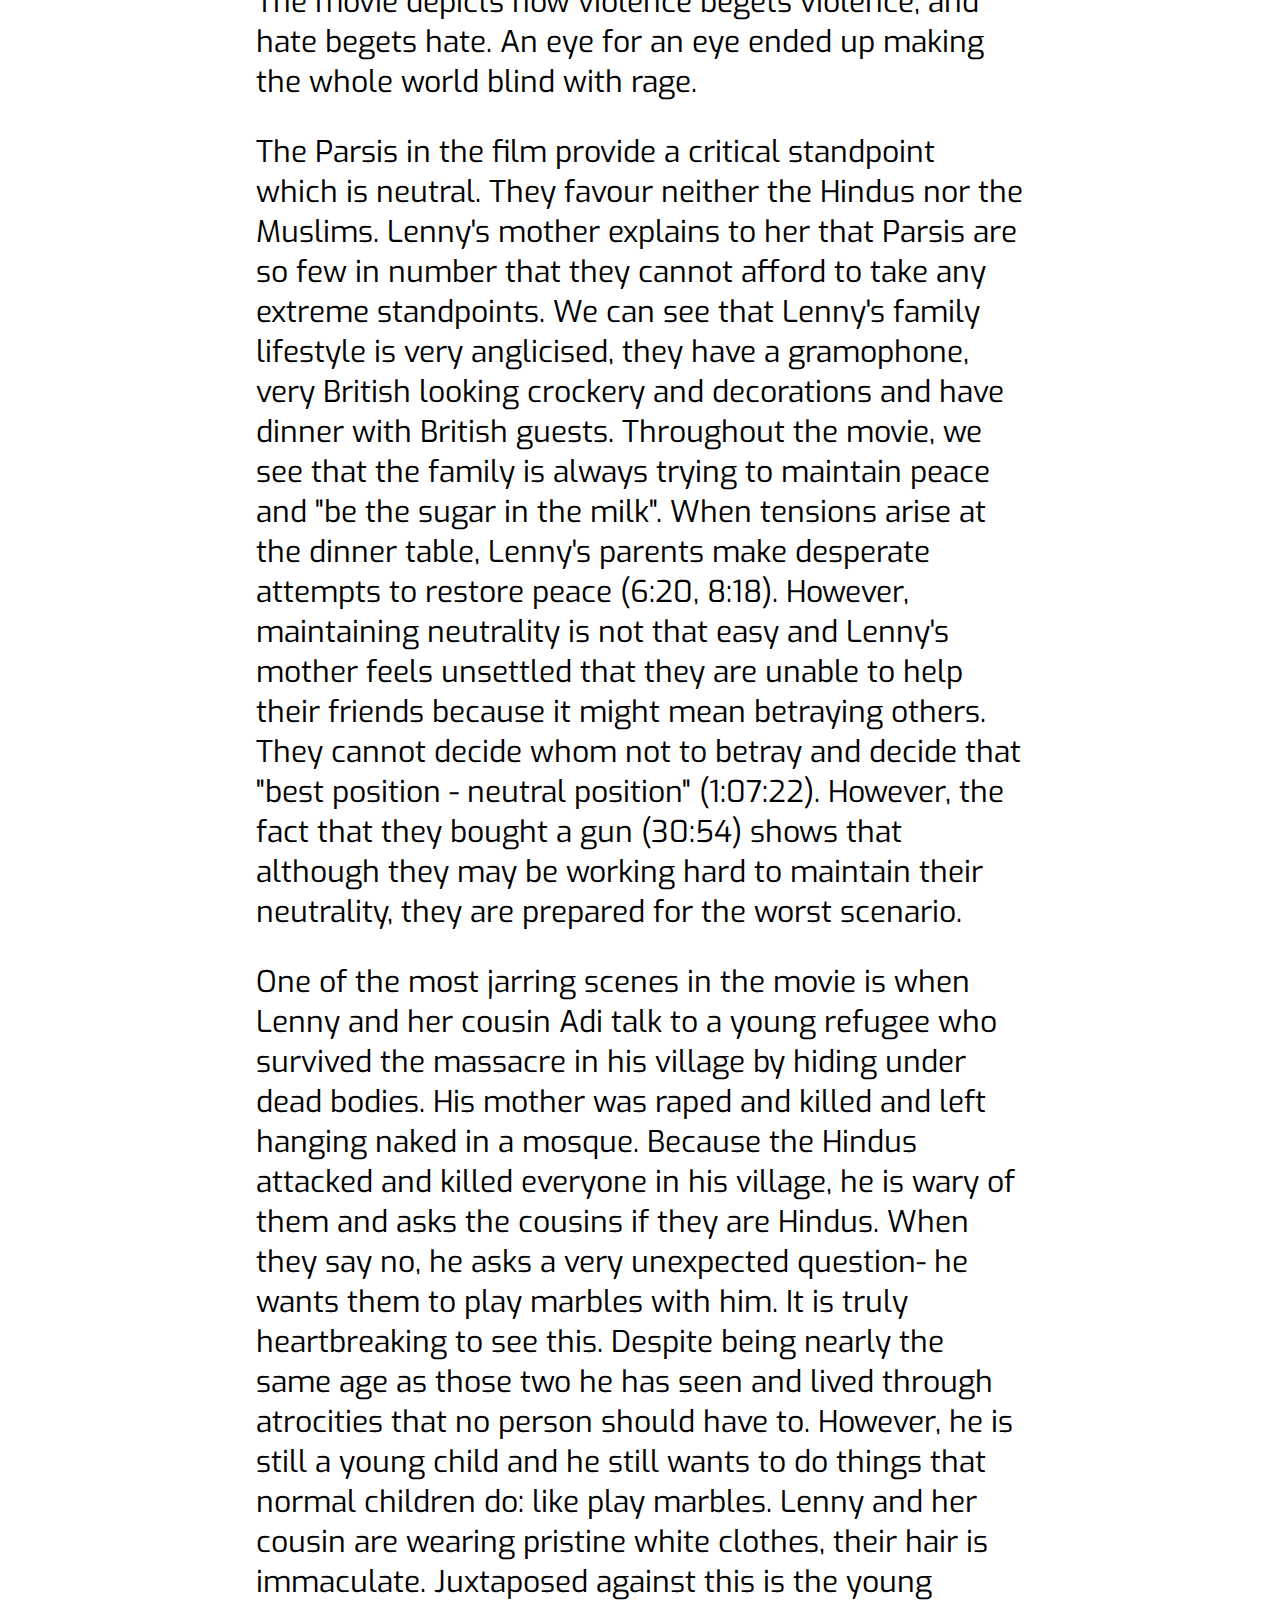
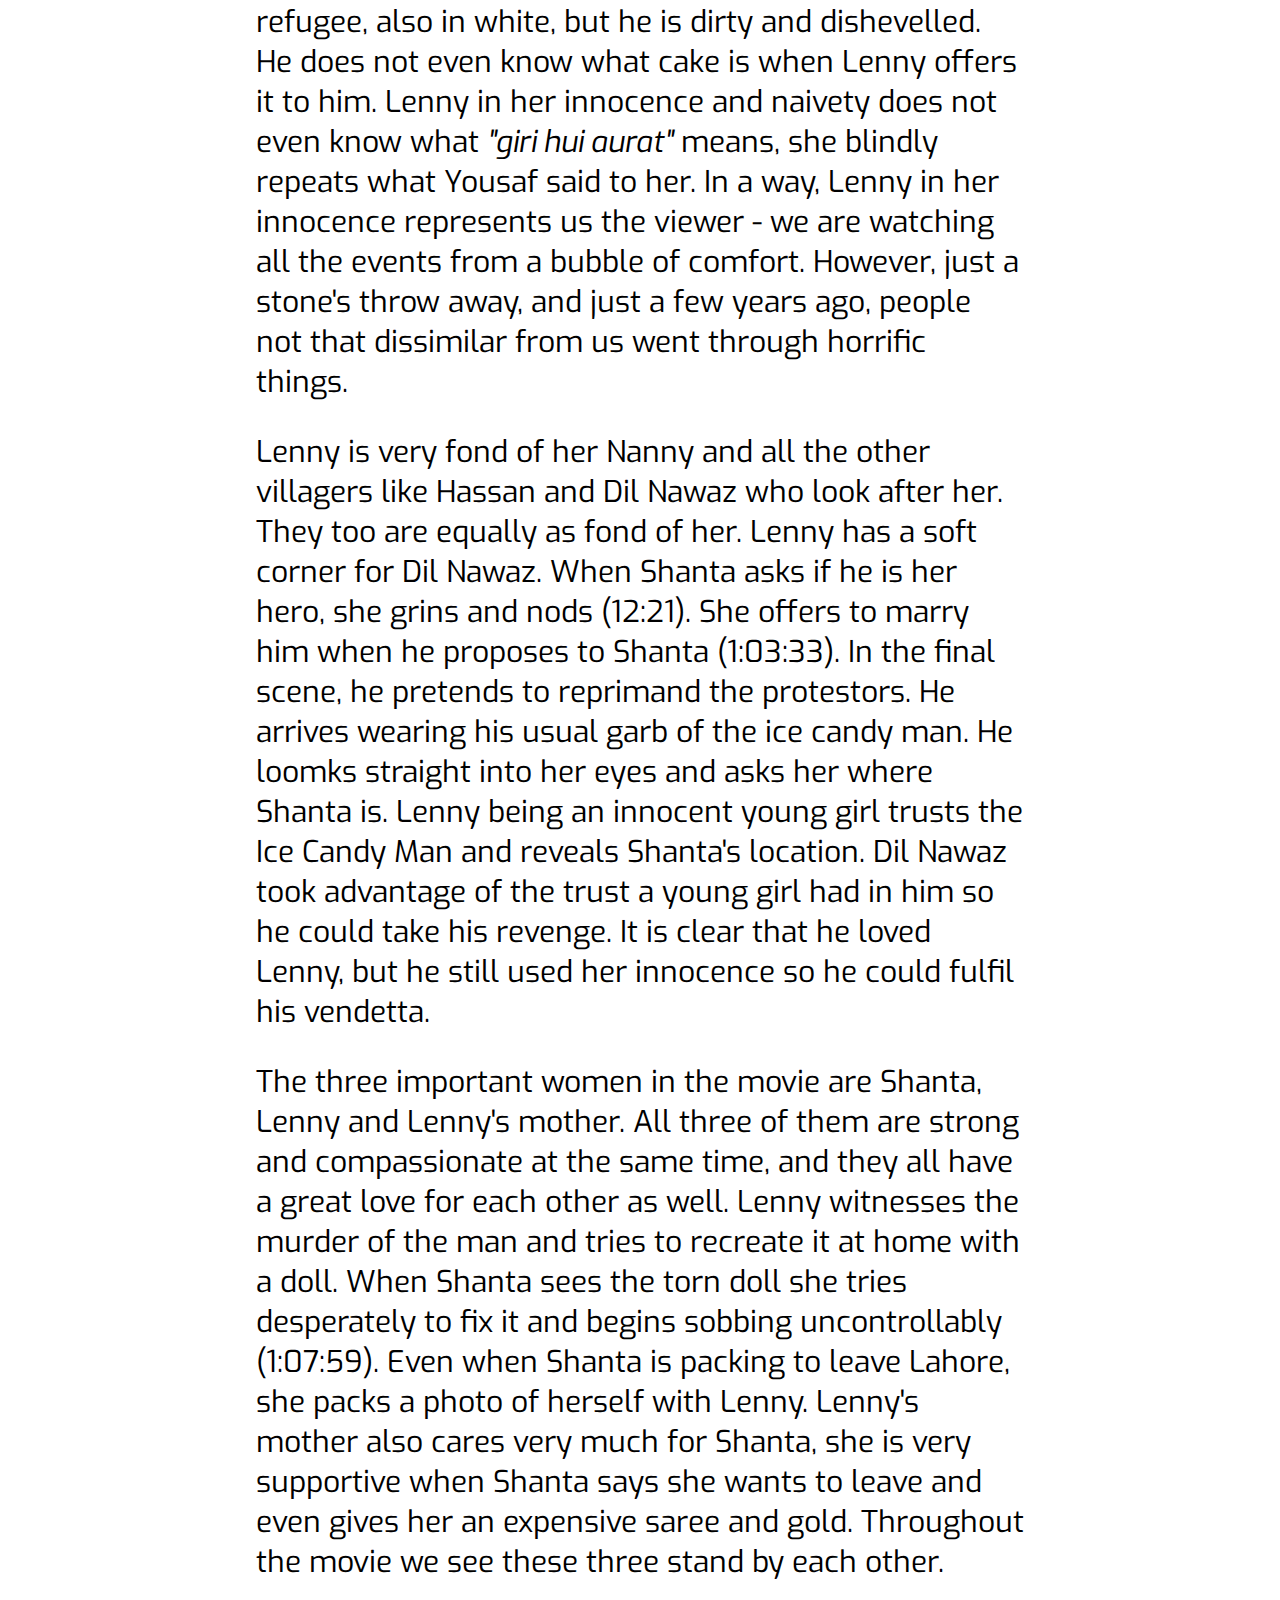
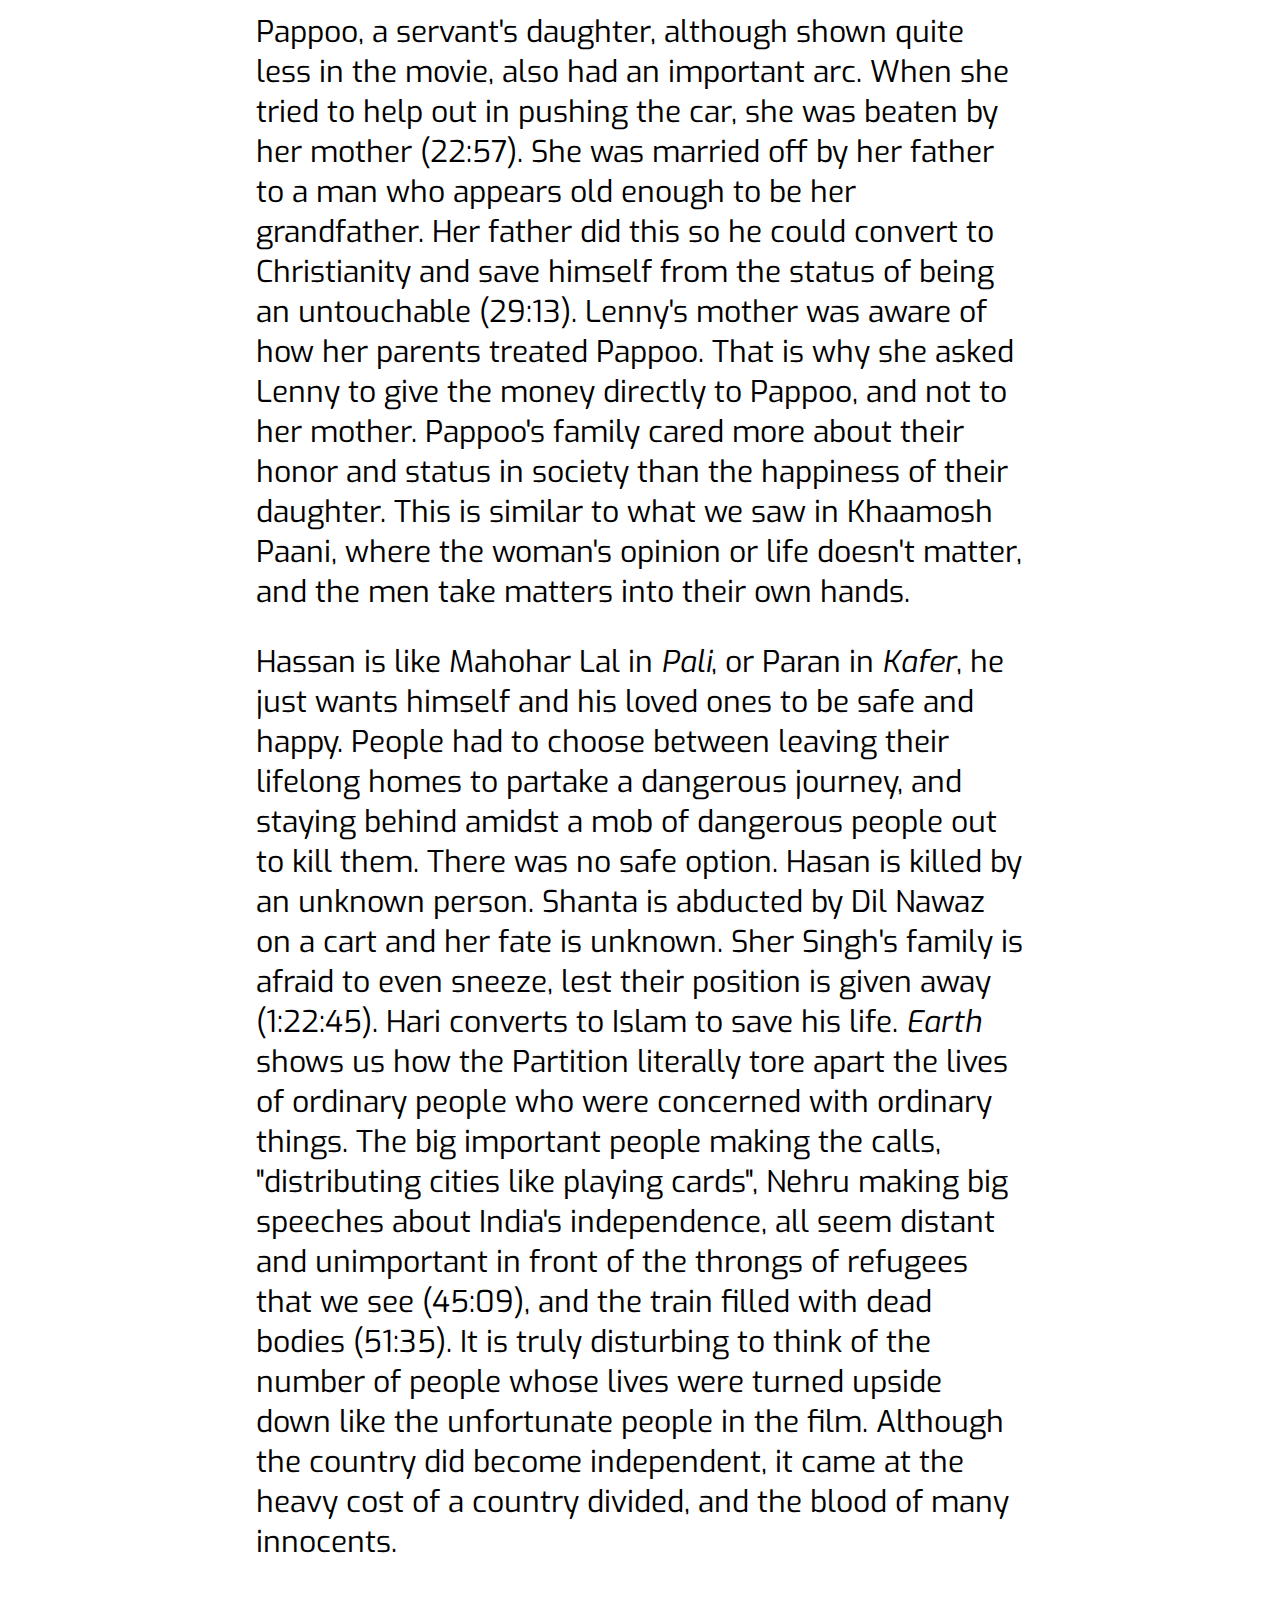
<file: html/blogs/24-nov-2020.html>
<!DOCTYPE html>
<html lang="en" dir="ltr">
  <head>
    <meta charset="utf-8">
    <meta name="viewport" content="width=device-width, initial-scale=1">
    <title>Tanvi Karandikar</title>
    <link rel="shortcut icon" href="../../static/fav.ico" />
    <link rel="stylesheet" type="text/css" href="../../css/main.css" />
    <link href="https://fonts.googleapis.com/css?family=Exo|Acme|Kalam|Shadows+Into+Light|Work+Sans" rel="stylesheet">
    <link rel="stylesheet" href="https://cdnjs.cloudflare.com/ajax/libs/font-awesome/4.7.0/css/font-awesome.min.css">
  </head>

  <body>

  <div class ="topnav exo navbarr sticky" id="myTopnav">
    <a class="active first-child" href="../../index.html" id="hov4">Home</a>
    <a class="next-child" href="../../html/blog.html" id="hov3">Blog</a>
    <a class="next-child" href="../../static/Tanvi_Karandikar_Resume.pdf" id="hov2">Resume</a>
    <a class="next-child" href="../../html/projects.html" id="hov1">Projects</a>
    <a class="next-child" href="../../html/experience.html" id="hov5">Experience</a>
    <a class="icon" href="javascript:void(0);"  onclick="myNavFunction()"><i class="fa fa-bars"></i></a>
  </div>  

    <h1 class="write big">The Animal Unleashed</h1>
    <div class = "blogcontent exo">
        <p><i>1947: Earth</i> (Deepa Mehta, 1998) is set in Lahore in the year 1947, just when India is being split. It explores important themes like class, gender, violence, and politics. It explores how the nature of inter-personal and inter-religion relationships changed during the Partition, and also gives an insight into the motivation behind people's violent actions. We see the extreme decisions that people took to preserve themselves, and how some gave in to the "animal" inside. 
        </p><p>The film follows the lives of a group of friends. The members of the group are three Muslims: the masseuse Hassan, the Ice Candy Man Dil Nawaz and the butcher; two Sikhs: the zookeeper Sher Singh and Tota Ramji, and the Hindu woman Shanta. Initially, a difference in faith does not appear to come in between their friendship. Although they do talk of each other's religions, it has a jovial undertone and they are all laughing (12:22). When Shanta complains about <i>"Hindu Musalman ki baatein"</i>, Dil Nawaz says it's "just talk among friends, keeps the heart clean" (12:34). This is ironic in a way because it is this same <i>'Hindu-Musalman ki baatein'</i> that drives a wedge in between these friends. Tensions begin to arise over these issues, the first indication is at (38:00) when they are having lunch together. Talks of each other's religions no longer involve joking and laughing but are hostile and derogatory. They begin to develop violent tendencies towards each other. This is an example of how many long-lasting relationships could not withstand the tribulations of the Partition.
        </p><p>An important arc is the change in Dil Nawaz's character. There is a stark difference in his behaviour before and after the train from Gurdaspur arrives. At the beginning of the movie, we see that he is jovial and light-hearted. He always greets his friends with a <i>shayari</i>. He even tells Shanta "In the eyes of God we are all the same...What's the difference?" (13:25). He tried to defuse the tension when Sher Singh and the butcher were fighting (38:36). However, his spirit is broken when he sees what has been done to his sisters. When he is watching the riots from the rooftops, he says "Why don't the Sikhs go to India" (57:52). He delights in seeing the violence done against the Hindus. When he sees that they are adding petrol to the fires, he smiles in triumph which causes his friends to look at him in horror (1:00:54). Later on, Dil Nawaz admits openly to throwing grenades at people who he has known for his entire life because they are of the same religion as the people who cut off his sisters' breasts.
        </p><p>The Ice Candy Man is aware of the changes happening to him. In the scene in the park when Dil Nawaz pretends to be Allah's telephone, he defuses the sparks of aggression that arise between the Sikhs and the Muslims by saying that they will "fight like animals" when the Partition happens (28:48). This ironically foreshadowed the scene on the rooftop where he realises what is happening to him. He talks about the "lion caged inside" each person. He is aware of how terrible it is when the animal inside is allowed to be set free (1:02:40). He wishes to marry Shanta to control the animal that's inside. There are two sides to the coin here: giving in to the primal violent urges, verses behaving civilly, with compassion and mercy. The common man is aware of both sides of the coin. Ties to other humans through emotions like love and compassion keep us from giving in to the "animal" inside. Dil Nawaz lost his sisters to the riots, and also lost the attention of the love of his life. This caused him to give in to his violent urges and be fuelled by hate. The movie depicts how violence begets violence, and hate begets hate. An eye for an eye ended up making the whole world blind with rage. 
        </p><p>The Parsis in the film provide a critical standpoint which is neutral. They favour neither the Hindus nor the Muslims. Lenny's mother explains to her that Parsis are so few in number that they cannot afford to take any extreme standpoints. We can see that Lenny's family lifestyle is very anglicised, they have a gramophone, very British looking crockery and decorations and have dinner with British guests. Throughout the movie, we see that the family is always trying to maintain peace and "be the sugar in the milk". When tensions arise at the dinner table, Lenny's parents make desperate attempts to restore peace (6:20, 8:18). However, maintaining neutrality is not that easy and Lenny's mother feels unsettled that they are unable to help their friends because it might mean betraying others. They cannot decide whom not to betray and decide that "best position - neutral position" (1:07:22). However, the fact that they bought a gun (30:54) shows that although they may be working hard to maintain their neutrality, they are prepared for the worst scenario. 
        </p><p>One of the most jarring scenes in the movie is when Lenny and her cousin Adi talk to a young refugee who survived the massacre in his village by hiding under dead bodies. His mother was raped and killed and left hanging naked in a mosque. Because the Hindus attacked and killed everyone in his village, he is wary of them and asks the cousins if they are Hindus. When they say no, he asks a very unexpected question- he wants them to play marbles with him. It is truly heartbreaking to see this. Despite being nearly the same age as those two he has seen and lived through atrocities that no person should have to. However, he is still a young child and he still wants to do things that normal children do: like play marbles. Lenny and her cousin are wearing pristine white clothes, their hair is immaculate. Juxtaposed against this is the young refugee, also in white, but he is dirty and dishevelled. He does not even know what cake is when Lenny offers it to him. Lenny in her innocence and naivety does not even know what <i>"giri hui aurat"</i> means, she blindly repeats what Yousaf said to her. In a way, Lenny in her innocence represents us the viewer - we are watching all the events from a bubble of comfort. However, just a stone's throw away, and just a few years ago, people not that dissimilar from us went through horrific things.
        </p><p>Lenny is very fond of her Nanny and all the other villagers like Hassan and Dil Nawaz who look after her. They too are equally as fond of her. Lenny has a soft corner for Dil Nawaz. When Shanta asks if he is her hero, she grins and nods (12:21). She offers to marry him when he proposes to Shanta (1:03:33). In the final scene, he pretends to reprimand the protestors. He arrives wearing his usual garb of the ice candy man. He loomks straight into her eyes and asks her where Shanta is. Lenny being an innocent young girl trusts the Ice Candy Man and reveals Shanta's location. Dil Nawaz took advantage of the trust a young girl had in him so he could take his revenge. It is clear that he loved Lenny, but he still used her innocence so he could fulfil his vendetta.
        </p><p>The three important women in the movie are Shanta, Lenny and Lenny's mother. All three of them are strong and compassionate at the same time, and they all have a great love for each other as well. Lenny witnesses the murder of the man and tries to recreate it at home with a doll. When Shanta sees the torn doll she tries desperately to fix it and begins sobbing uncontrollably (1:07:59). Even when Shanta is packing to leave Lahore, she packs a photo of herself with Lenny. Lenny's mother also cares very much for Shanta, she is very supportive when Shanta says she wants to leave and even gives her an expensive saree and gold. Throughout the movie we see these three stand by each other. 
        </p><p>Pappoo, a servant's daughter, although shown quite less in the movie, also had an important arc. When she tried to help out in pushing the car, she was beaten by her mother (22:57). She was married off by her father to a man who appears old enough to be her grandfather. Her father did this so he could convert to Christianity and save himself from the status of being an untouchable (29:13). Lenny's mother was aware of how her parents treated Pappoo. That is why she asked Lenny to give the money directly to Pappoo, and not to her mother. Pappoo's family cared more about their honor and status in society than the happiness of their daughter. This is similar to what we saw in Khaamosh Paani, where the woman's opinion or life doesn't matter, and the men take matters into their own hands.
        </p><p>Hassan is like Mahohar Lal in <i>Pali</i>, or Paran in <i>Kafer</i>, he just wants himself and his loved ones to be safe and happy. People had to choose between leaving their lifelong homes to partake a dangerous journey, and staying behind amidst a mob of dangerous people out to kill them. There was no safe option. Hasan is killed by an unknown person. Shanta is abducted by Dil Nawaz on a cart and her fate is unknown. Sher Singh's family is afraid to even sneeze, lest their position is given away (1:22:45). Hari converts to Islam to save his life. <i>Earth</i> shows us how the Partition literally tore apart the lives of ordinary people who were concerned with ordinary things. The big important people making the calls, "distributing cities like playing cards", Nehru making big speeches about India's independence, all seem distant and unimportant in front of the throngs of refugees that we see (45:09), and the train filled with dead bodies (51:35). It is truly disturbing to think of the number of people whose lives were turned upside down like the unfortunate people in the film. Although the country did become independent, it came at the heavy cost of a country divided, and the blood of many innocents.
            
        </p>
    </div>
<div class="bottom"></div>
</body>


<script type = "text/javascript" src = "../../js/main.js" ></script>
<script type = "text/javascript" src = "../../js/hover.js"></script>
<script type = "text/javascript" src = "../../js/likes.js" ></script>
</html>
</file>
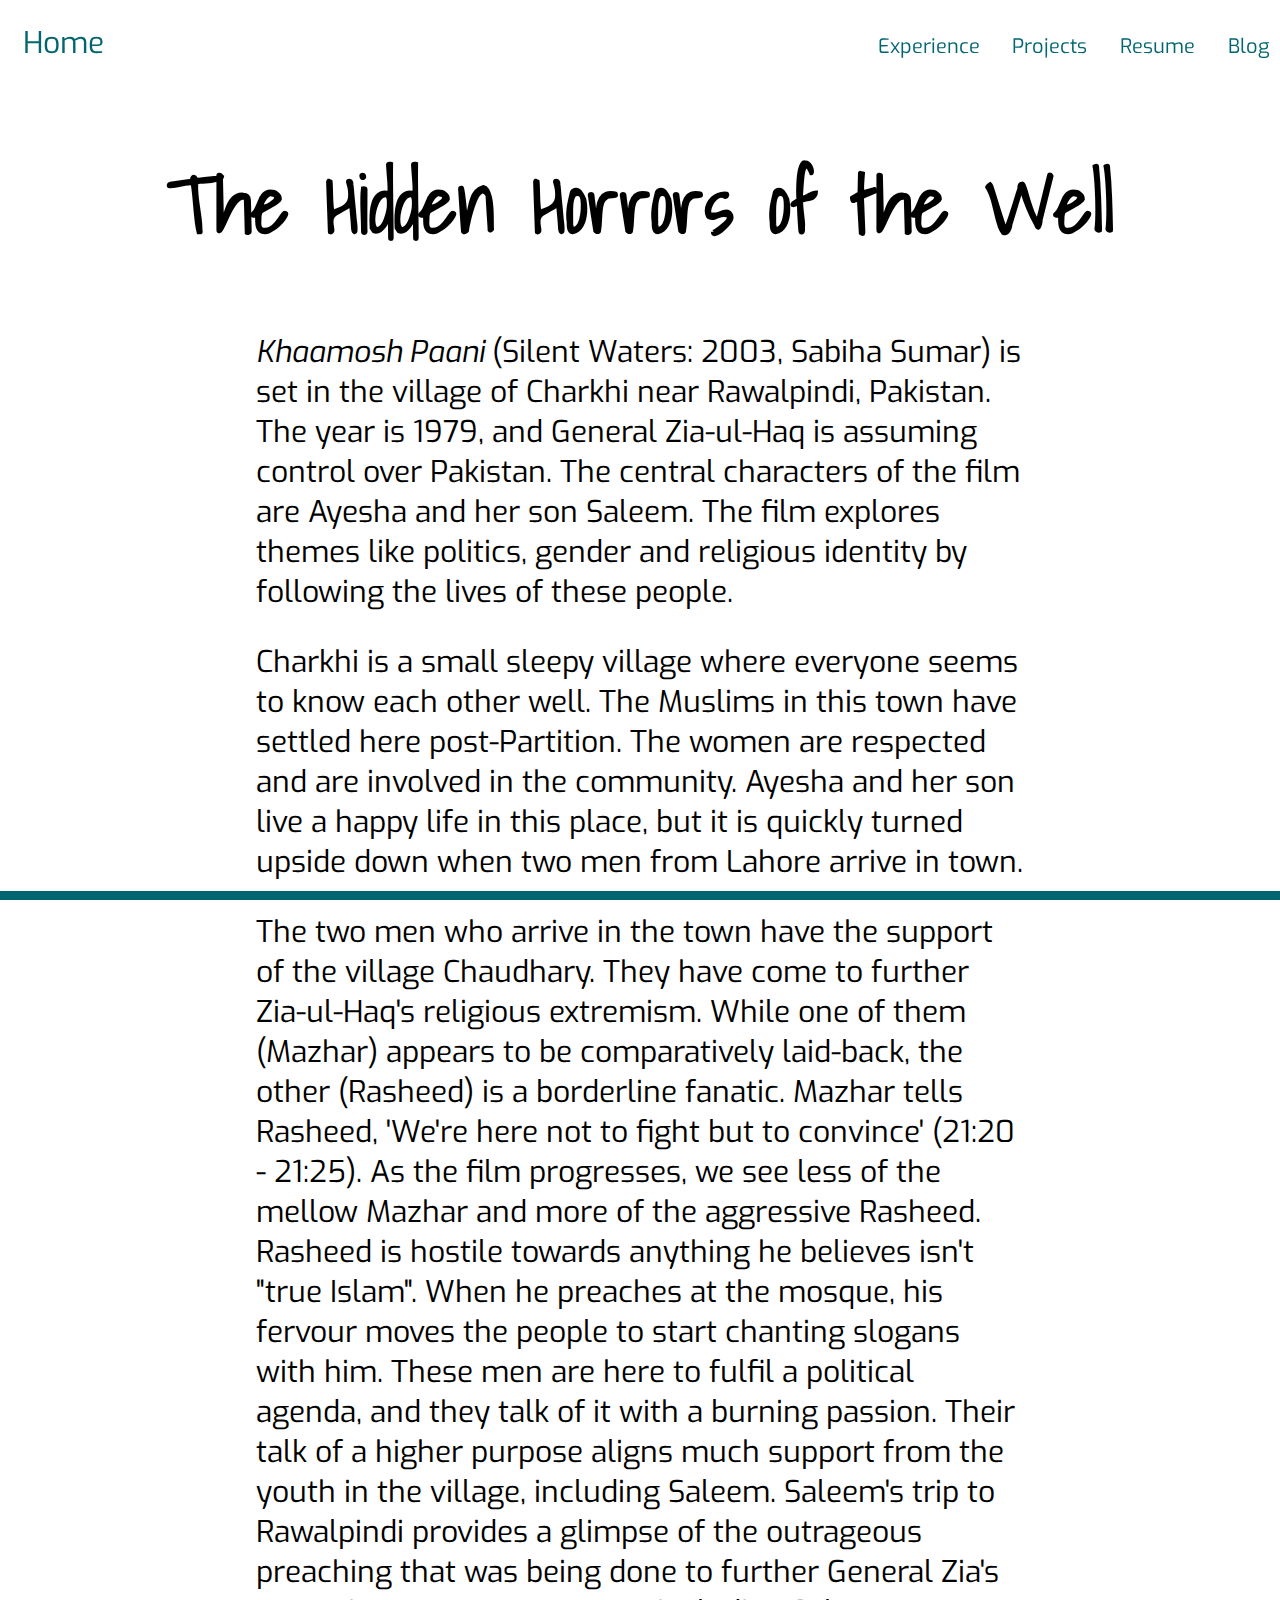
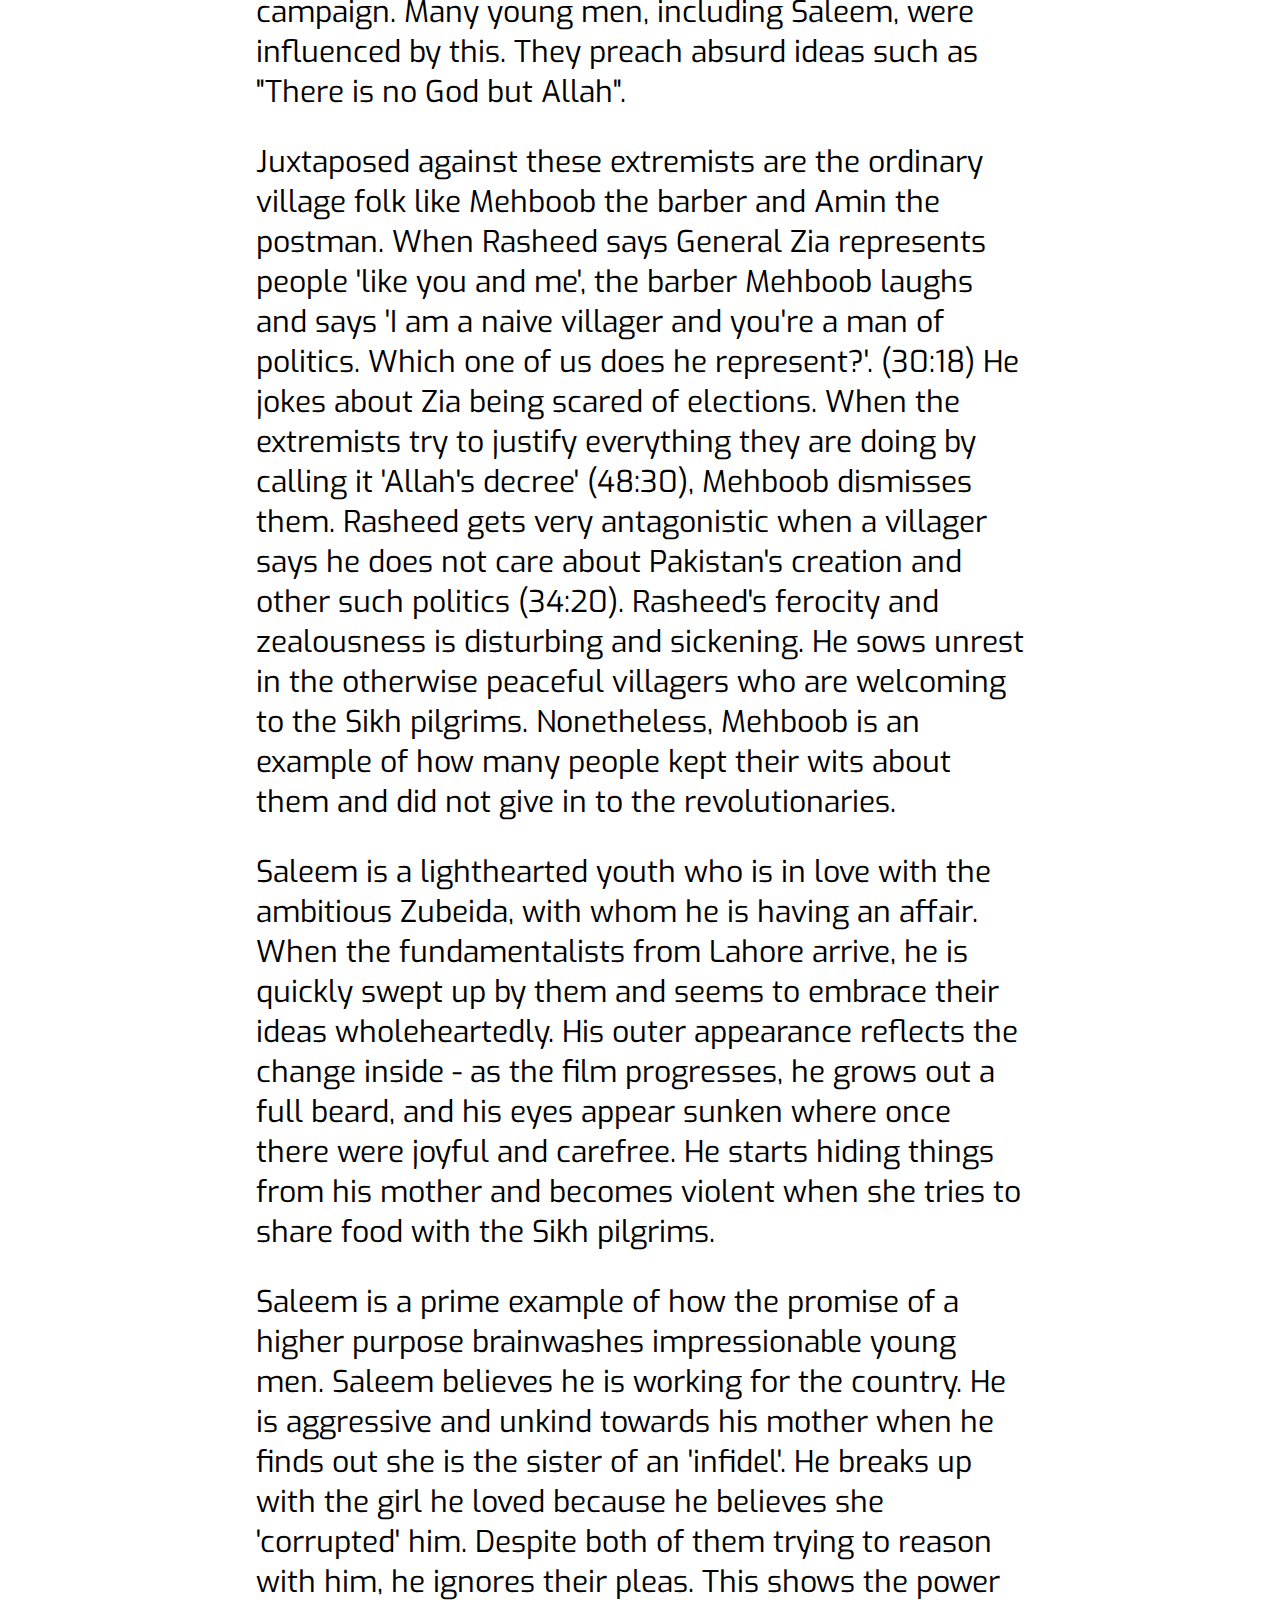
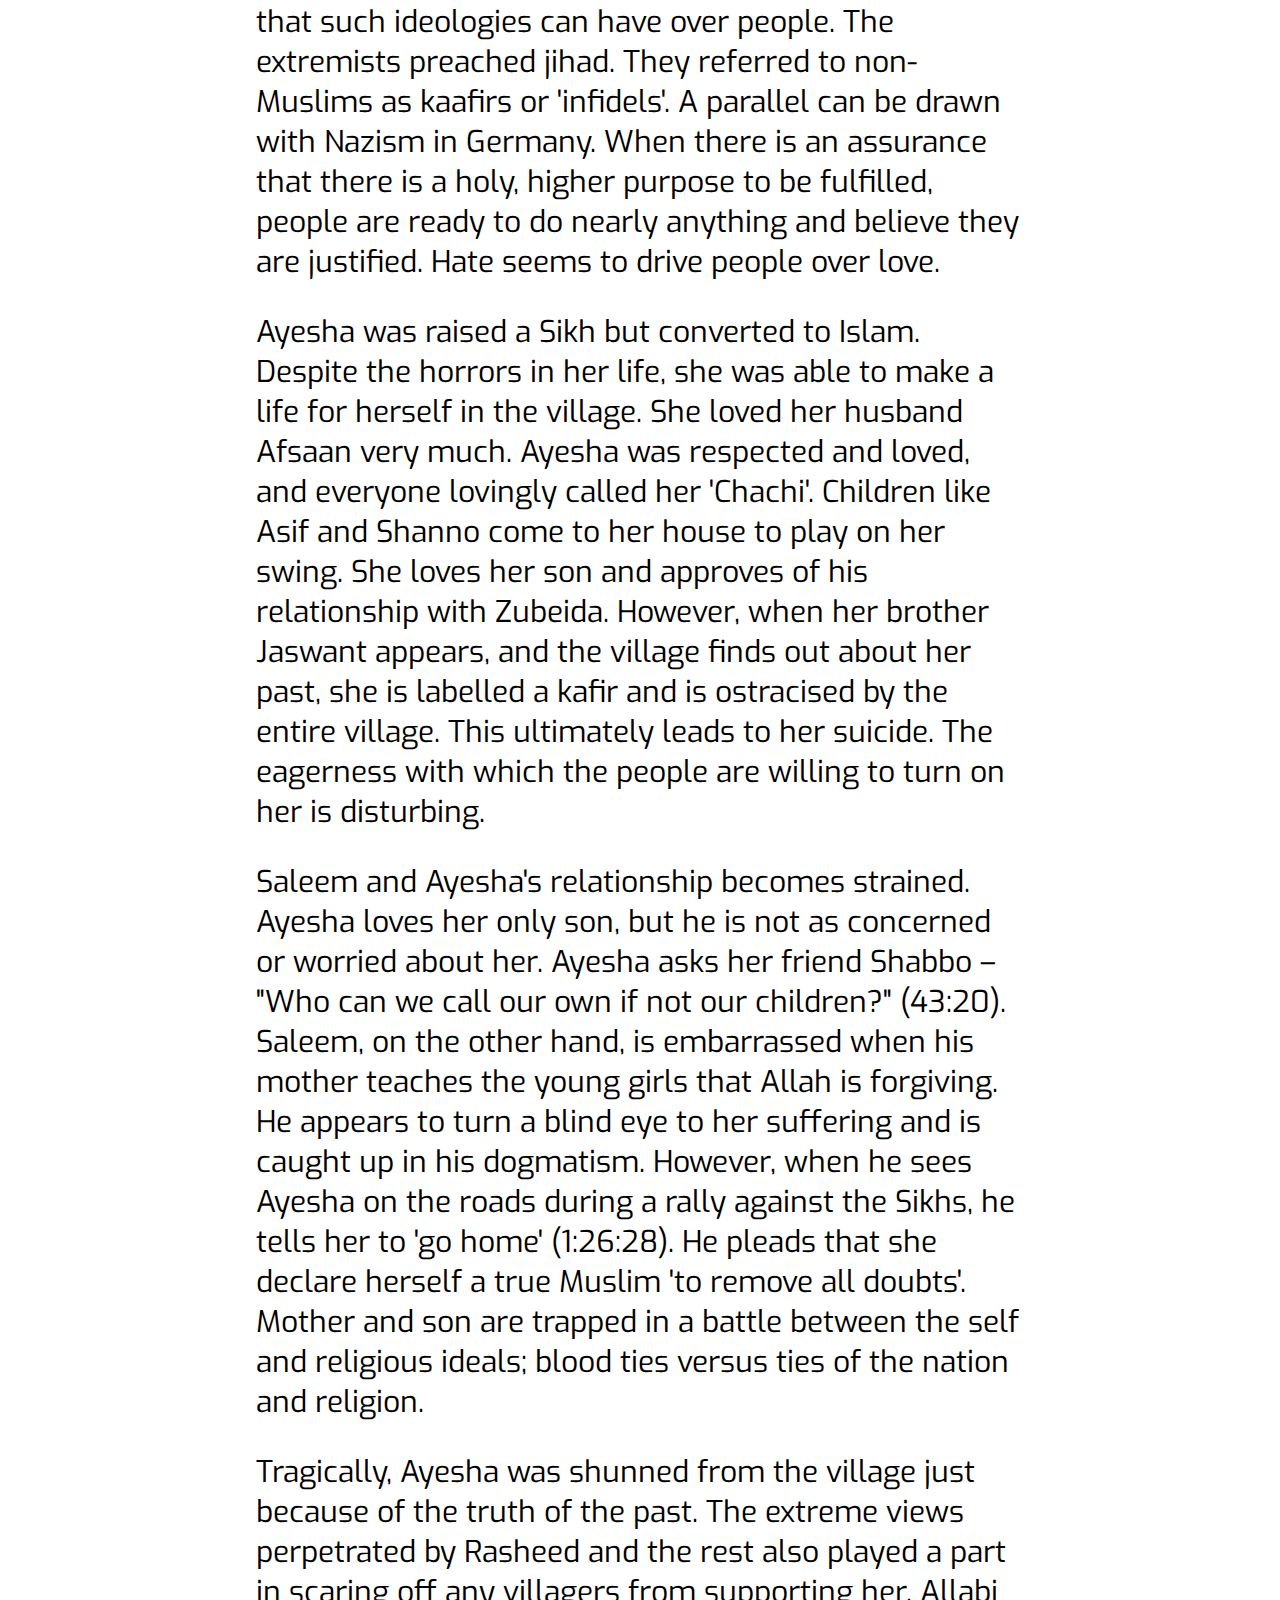
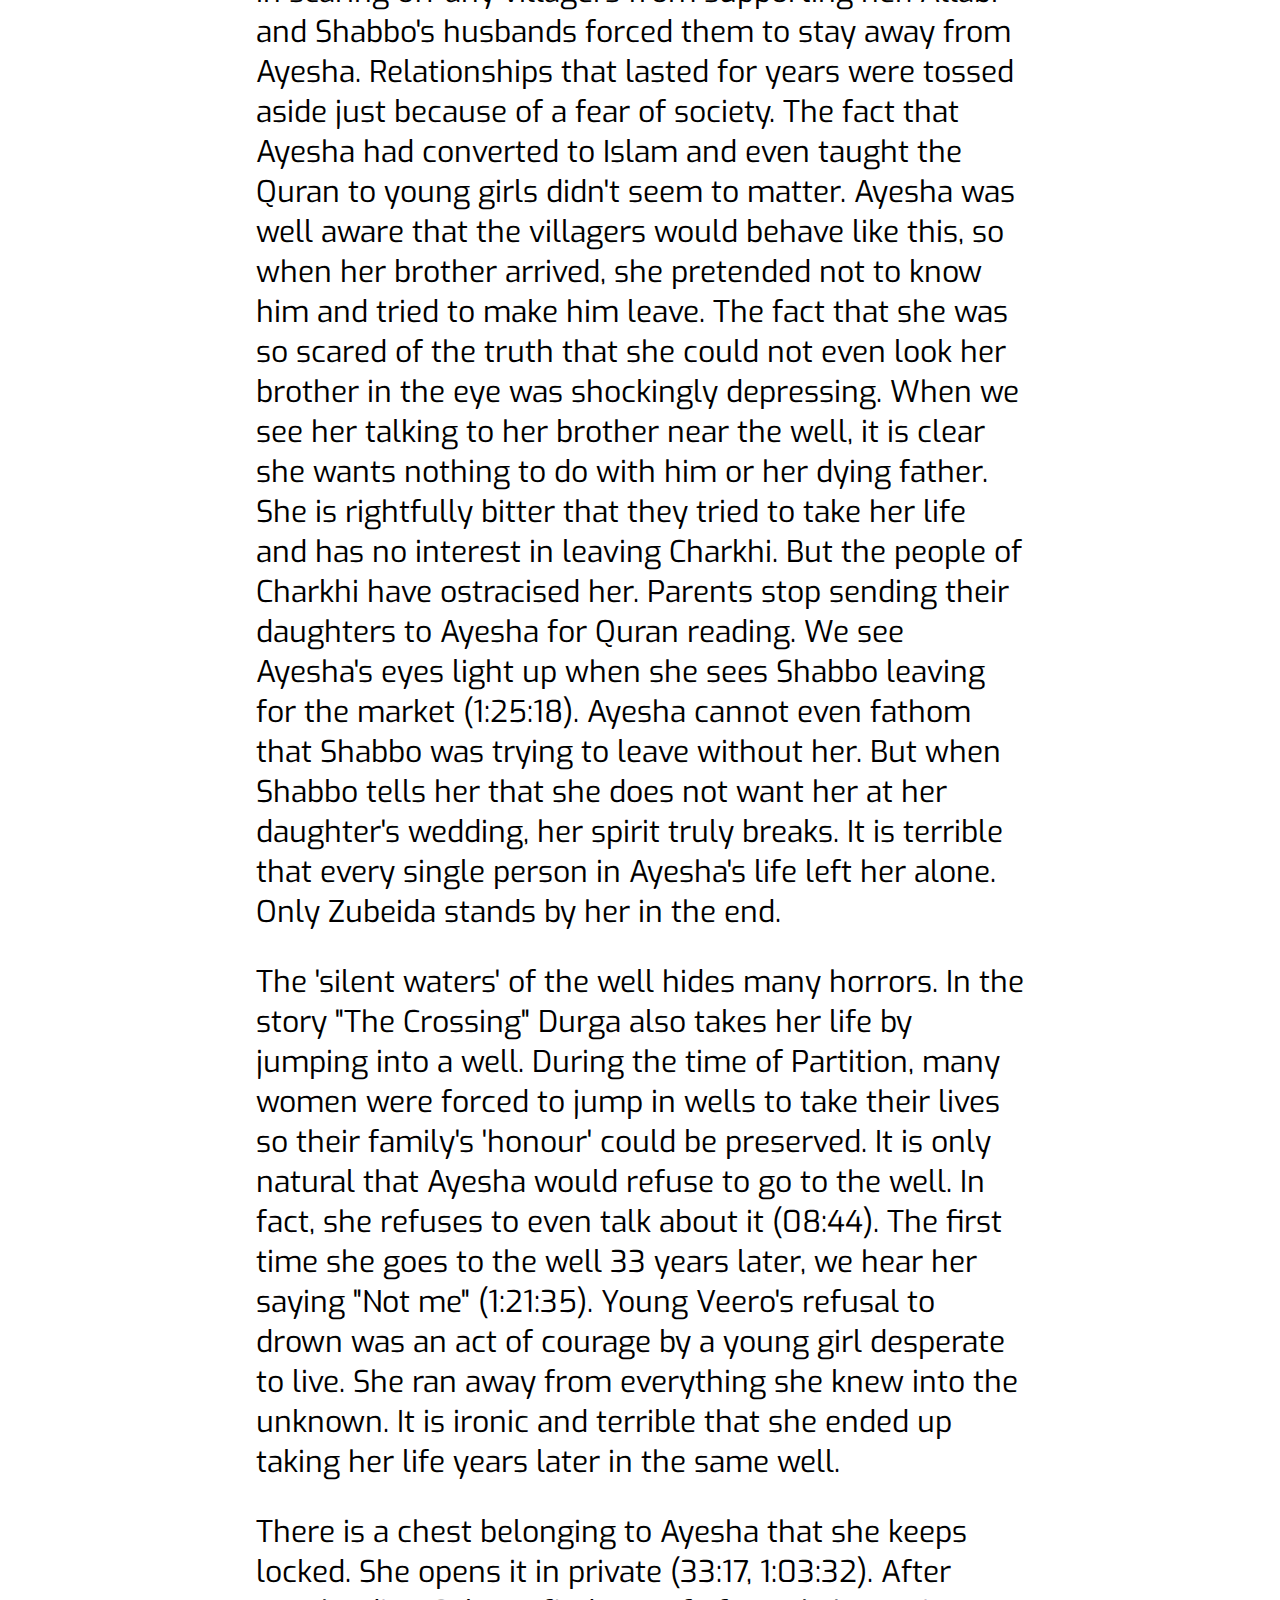
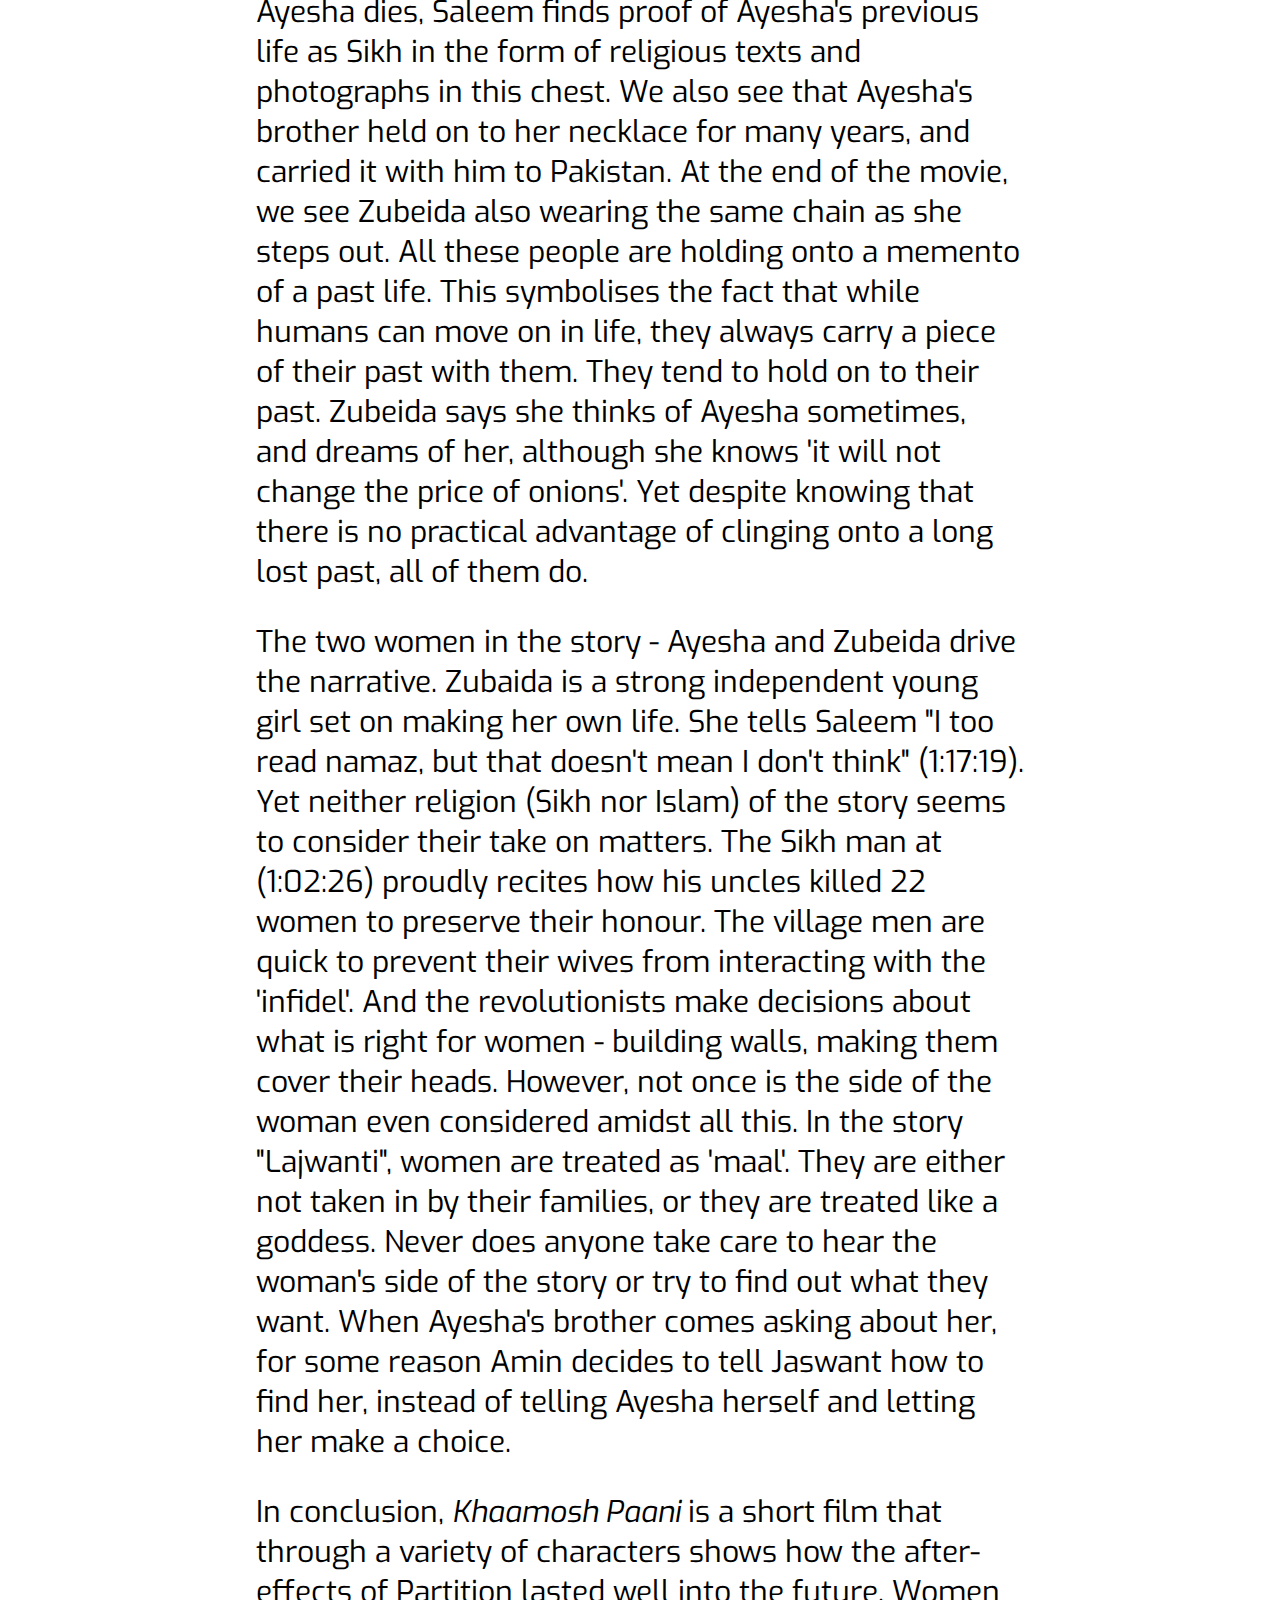
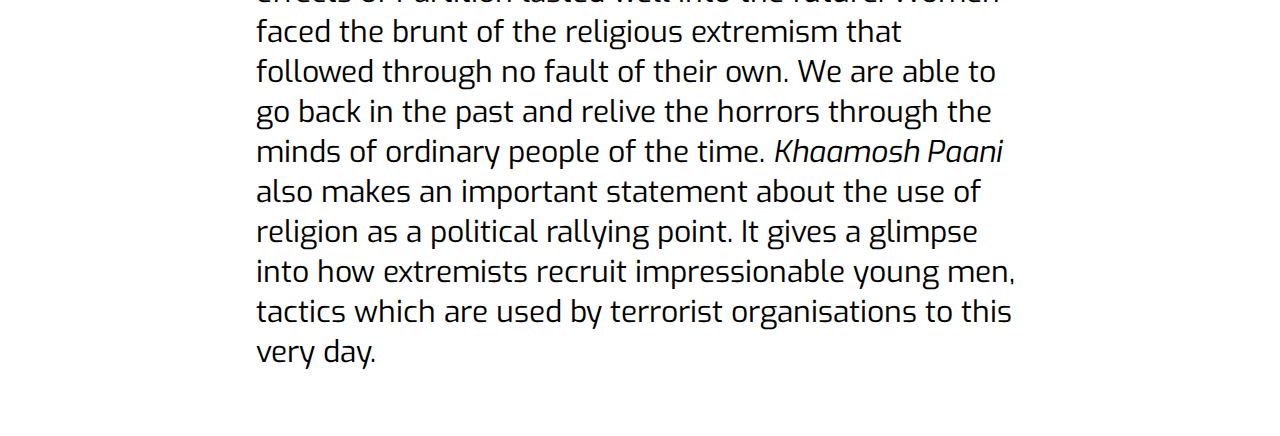
<file: html/blogs/4-nov-2020.html>
<!DOCTYPE html>
<html lang="en" dir="ltr">
  <head>
    <meta charset="utf-8">
    <meta name="viewport" content="width=device-width, initial-scale=1">
    <title>Tanvi Karandikar</title>
    <link rel="shortcut icon" href="../../static/fav.ico" />
    <link rel="stylesheet" type="text/css" href="../../css/main.css" />
    <link href="https://fonts.googleapis.com/css?family=Exo|Acme|Kalam|Shadows+Into+Light|Work+Sans" rel="stylesheet">
    <link rel="stylesheet" href="https://cdnjs.cloudflare.com/ajax/libs/font-awesome/4.7.0/css/font-awesome.min.css">
  </head>

  <body>

    <div class ="topnav exo navbarr sticky" id="myTopnav">
      <a class="active first-child" href="../../index.html" id="hov4">Home</a>
      <a class="next-child" href="../../html/blog.html" id="hov3">Blog</a>
      <a class="next-child" href="../../static/Tanvi_Karandikar_Resume.pdf" id="hov2">Resume</a>
      <a class="next-child" href="../../html/projects.html" id="hov1">Projects</a>
      <a class="next-child" href="../../html/experience.html" id="hov5">Experience</a>
      <a class="icon" href="javascript:void(0);"  onclick="myNavFunction()"><i class="fa fa-bars"></i></a>
    </div>  

    <h1 class="write big">The Hidden Horrors of the Well</h1>
    <div class = "blogcontent exo">
        <p>
        </p><p><i>Khaamosh Paani</i> (Silent Waters: 2003, Sabiha Sumar) is set in the village of Charkhi near Rawalpindi, Pakistan. The year is 1979, and General Zia-ul-Haq is assuming control over Pakistan. The central characters of the film are Ayesha and her son Saleem. The film explores themes like politics, gender and religious identity by following the lives of these people. 
        </p><p>Charkhi is a small sleepy village where everyone seems to know each other well. The Muslims in this town have settled here post-Partition. The women are respected and are involved in the community. Ayesha and her son live a happy life in this place, but it is quickly turned upside down when two men from Lahore arrive in town. 
        </p><p>The two men who arrive in the town have the support of the village Chaudhary. They have come to further Zia-ul-Haq's religious extremism. While one of them (Mazhar) appears to be comparatively laid-back, the other (Rasheed) is a borderline fanatic. Mazhar tells Rasheed, 'We're here not to fight but to convince' (21:20 - 21:25). As the film progresses, we see less of the mellow Mazhar and more of the aggressive Rasheed. Rasheed is hostile towards anything he believes isn't "true Islam". When he preaches at the mosque, his fervour moves the people to start chanting slogans with him. These men are here to fulfil a political agenda, and they talk of it with a burning passion. Their talk of a higher purpose aligns much support from the youth in the village, including Saleem. Saleem's trip to Rawalpindi provides a glimpse of the outrageous preaching that was being done to further General Zia's campaign. Many young men, including Saleem, were influenced by this. They preach absurd ideas such as "There is no God but Allah".
        </p><p>Juxtaposed against these extremists are the ordinary village folk like Mehboob the barber and Amin the postman. When Rasheed says General Zia represents people 'like you and me', the barber Mehboob laughs and says 'I am a naive villager and you're a man of politics. Which one of us does he represent?'. (30:18) He jokes about Zia being scared of elections. When the extremists try to justify everything they are doing by calling it 'Allah's decree' (48:30), Mehboob dismisses them. Rasheed gets very antagonistic when a villager says he does not care about Pakistan's creation and other such politics (34:20). Rasheed's ferocity and zealousness is disturbing and sickening. He sows unrest in the otherwise peaceful villagers who are welcoming to the Sikh pilgrims. Nonetheless, Mehboob is an example of how many people kept their wits about them and did not give in to the revolutionaries.   
        </p><p>Saleem is a lighthearted youth who is in love with the ambitious Zubeida, with whom he is having an affair. When the fundamentalists from Lahore arrive, he is quickly swept up by them and seems to embrace their ideas wholeheartedly. His outer appearance reflects the change inside - as the film progresses, he grows out a full beard, and his eyes appear sunken where once there were joyful and carefree. He starts hiding things from his mother and becomes violent when she tries to share food with the Sikh pilgrims. 
        </p><p>Saleem is a prime example of how the promise of a higher purpose brainwashes impressionable young men. Saleem believes he is working for the country. He is aggressive and unkind towards his mother when he finds out she is the sister of an 'infidel'. He breaks up with the girl he loved because he believes she 'corrupted' him. Despite both of them trying to reason with him, he ignores their pleas. This shows the power that such ideologies can have over people. The extremists preached jihad. They referred to non-Muslims as kaafirs or 'infidels'. A parallel can be drawn with Nazism in Germany. When there is an assurance that there is a holy, higher purpose to be fulfilled, people are ready to do nearly anything and believe they are justified. Hate seems to drive people over love. 
        </p><p>Ayesha was raised a Sikh but converted to Islam. Despite the horrors in her life, she was able to make a life for herself in the village. She loved her husband Afsaan very much. Ayesha was respected and loved, and everyone lovingly called her 'Chachi'. Children like Asif and Shanno come to her house to play on her swing. She loves her son and approves of his relationship with Zubeida. However, when her brother Jaswant appears, and the village finds out about her past, she is labelled a kafir and is ostracised by the entire village. This ultimately leads to her suicide. The eagerness with which the people are willing to turn on her is disturbing. 
        </p><p>Saleem and Ayesha's relationship becomes strained. Ayesha loves her only son, but he is not as concerned or worried about her. Ayesha asks her friend Shabbo – "Who can we call our own if not our children?" (43:20). Saleem, on the other hand, is embarrassed when his mother teaches the young girls that Allah is forgiving. He appears to turn a blind eye to her suffering and is caught up in his dogmatism. However, when he sees Ayesha on the roads during a rally against the Sikhs, he tells her to 'go home' (1:26:28). He pleads that she declare herself a true Muslim 'to remove all doubts'. Mother and son are trapped in a battle between the self and religious ideals; blood ties versus ties of the nation and religion.
        </p><p>Tragically, Ayesha was shunned from the village just because of the truth of the past. The extreme views perpetrated by Rasheed and the rest also played a part in scaring off any villagers from supporting her. Allabi and Shabbo's husbands forced them to stay away from Ayesha. Relationships that lasted for years were tossed aside just because of a fear of society. The fact that Ayesha had converted to Islam and even taught the Quran to young girls didn't seem to matter. Ayesha was well aware that the villagers would behave like this, so when her brother arrived, she pretended not to know him and tried to make him leave. The fact that she was so scared of the truth that she could not even look her brother in the eye was shockingly depressing. When we see her talking to her brother near the well, it is clear she wants nothing to do with him or her dying father. She is rightfully bitter that they tried to take her life and has no interest in leaving Charkhi. But the people of Charkhi have ostracised her. Parents stop sending their daughters to Ayesha for Quran reading. We see Ayesha's eyes light up when she sees Shabbo leaving for the market (1:25:18). Ayesha cannot even fathom that Shabbo was trying to leave without her. But when Shabbo tells her that she does not want her at her daughter's wedding, her spirit truly breaks. It is terrible that every single person in Ayesha's life left her alone. Only Zubeida stands by her in the end. 
        </p><p>The 'silent waters' of the well hides many horrors. In the story "The Crossing" Durga also takes her life by jumping into a well. During the time of Partition, many women were forced to jump in wells to take their lives so their family's 'honour' could be preserved. It is only natural that Ayesha would refuse to go to the well. In fact, she refuses to even talk about it (08:44). The first time she goes to the well 33 years later, we hear her saying "Not me" (1:21:35). Young Veero's refusal to drown was an act of courage by a young girl desperate to live. She ran away from everything she knew into the unknown. It is ironic and terrible that she ended up taking her life years later in the same well. 
        </p><p>There is a chest belonging to Ayesha that she keeps locked. She opens it in private (33:17, 1:03:32). After Ayesha dies, Saleem finds proof of Ayesha's previous life as Sikh in the form of religious texts and photographs in this chest. We also see that Ayesha's brother held on to her necklace for many years, and carried it with him to Pakistan. At the end of the movie, we see Zubeida also wearing the same chain as she steps out. All these people are holding onto a memento of a past life. This symbolises the fact that while humans can move on in life, they always carry a piece of their past with them. They tend to hold on to their past. Zubeida says she thinks of Ayesha sometimes, and dreams of her, although she knows 'it will not change the price of onions'. Yet despite knowing that there is no practical advantage of clinging onto a long lost past, all of them do. 
        </p><p>The two women in the story - Ayesha and Zubeida drive the narrative. Zubaida is a strong independent young girl set on making her own life. She tells Saleem "I too read namaz, but that doesn't mean I don't think" (1:17:19). Yet neither religion (Sikh nor Islam) of the story seems to consider their take on matters. The Sikh man at (1:02:26) proudly recites how his uncles killed 22 women to preserve their honour. The village men are quick to prevent their wives from interacting with the 'infidel'. And the revolutionists make decisions about what is right for women - building walls, making them cover their heads. However, not once is the side of the woman even considered amidst all this. In the story "Lajwanti", women are treated as 'maal'. They are either not taken in by their families, or they are treated like a goddess. Never does anyone take care to hear the woman's side of the story or try to find out what they want. When Ayesha's brother comes asking about her, for some reason Amin decides to tell Jaswant how to find her, instead of telling Ayesha herself and letting her make a choice. 
        </p><p>In conclusion, <i>Khaamosh Paani</i> is a short film that through a variety of characters shows how the after-effects of Partition lasted well into the future. Women faced the brunt of the religious extremism that followed through no fault of their own. We are able to go back in the past and relive the horrors through the minds of ordinary people of the time. <i>Khaamosh Paani</i> also makes an important statement about the use of religion as a political rallying point. It gives a glimpse into how extremists recruit impressionable young men, tactics which are used by terrorist organisations to this very day.
        </p>
    </div>
<div class="bottom"></div>
</body>


<script type = "text/javascript" src = "../../js/main.js" ></script>
<script type = "text/javascript" src = "../../js/hover.js"></script>
<script type = "text/javascript" src = "../../js/likes.js" ></script>
</html>
</file>
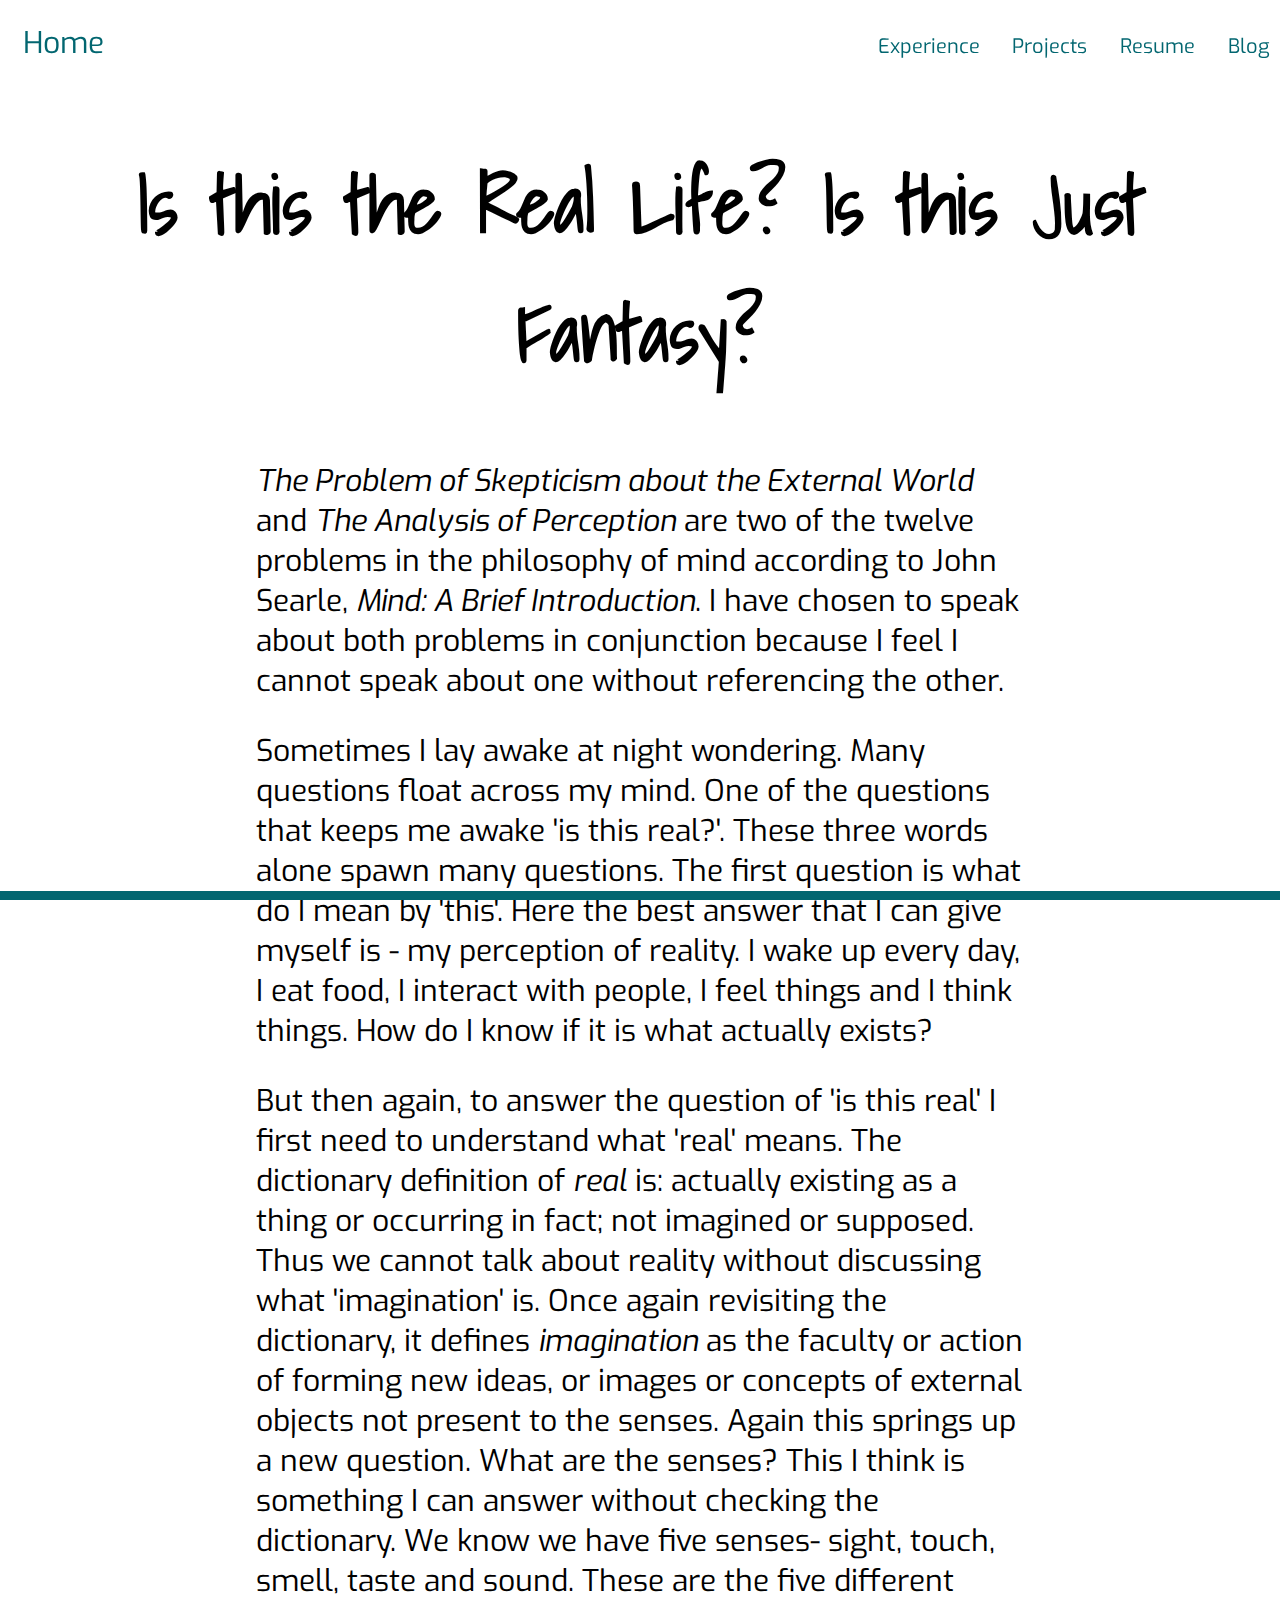
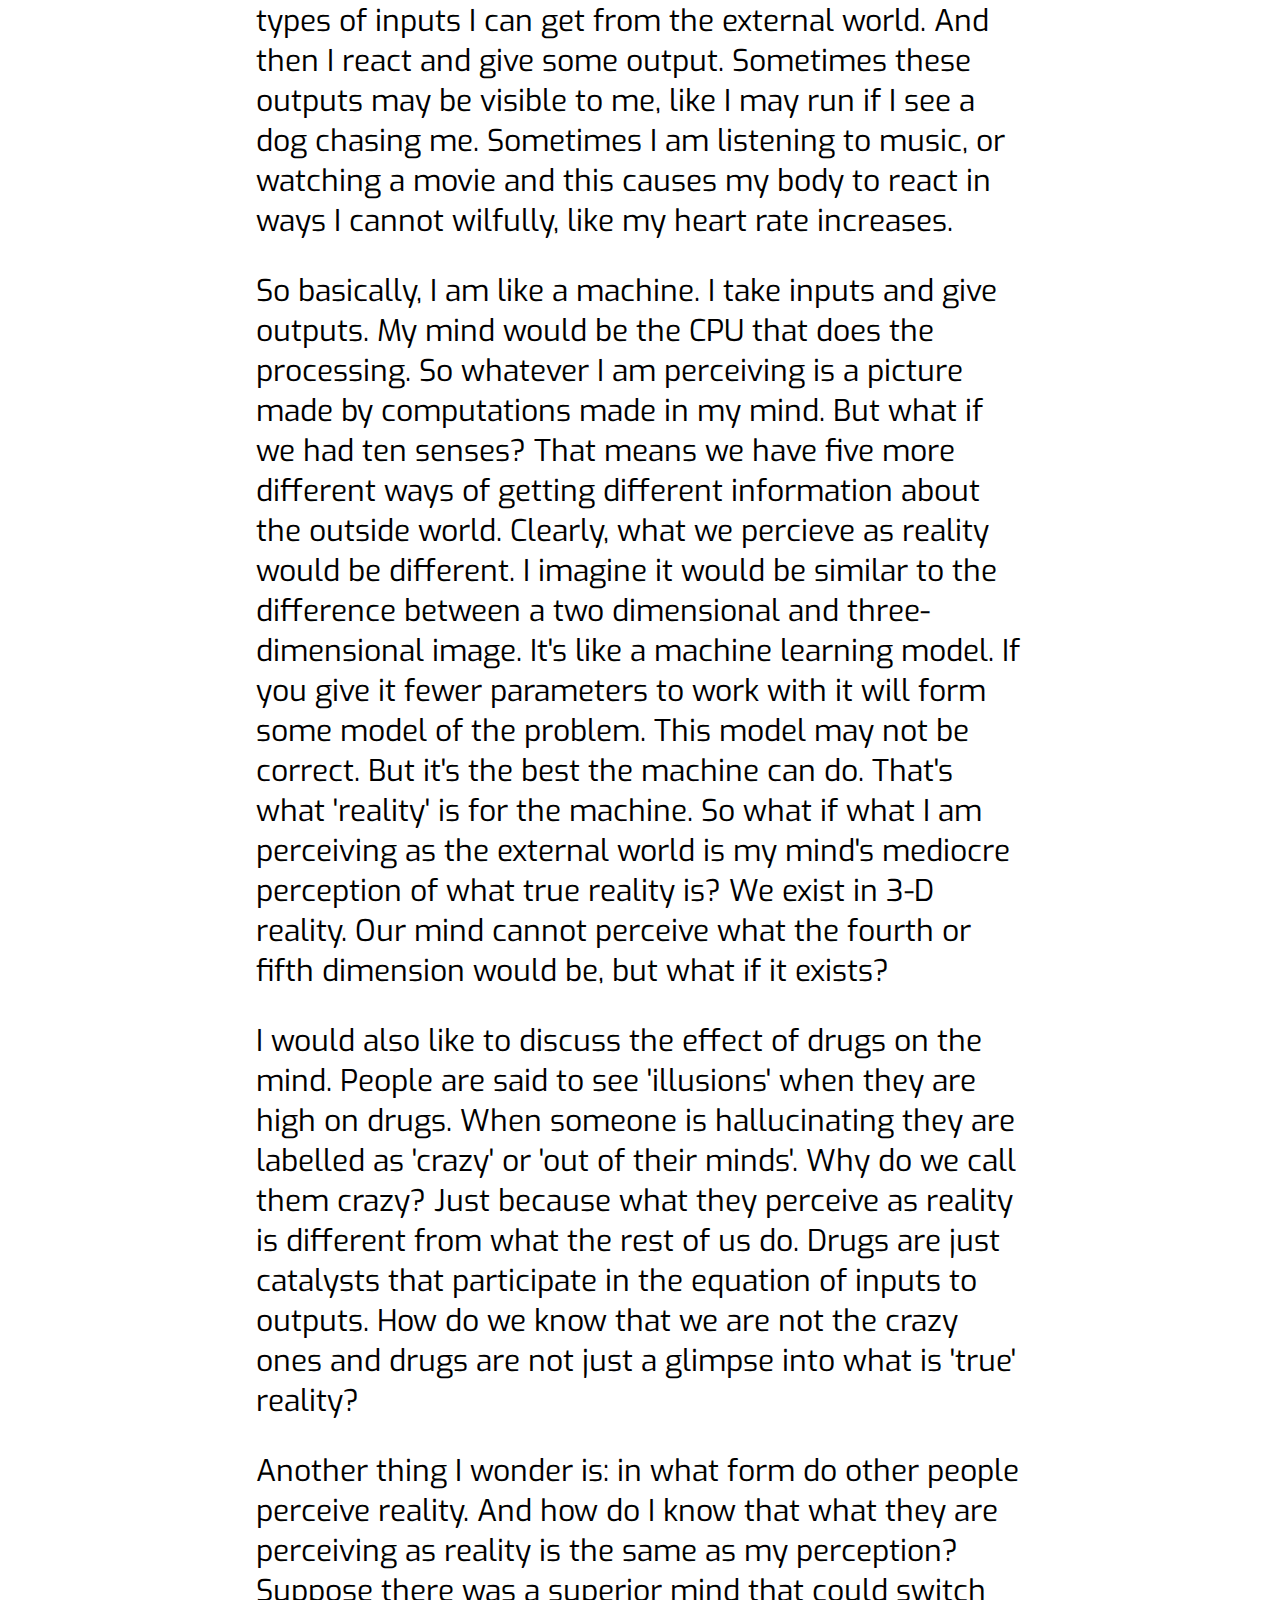
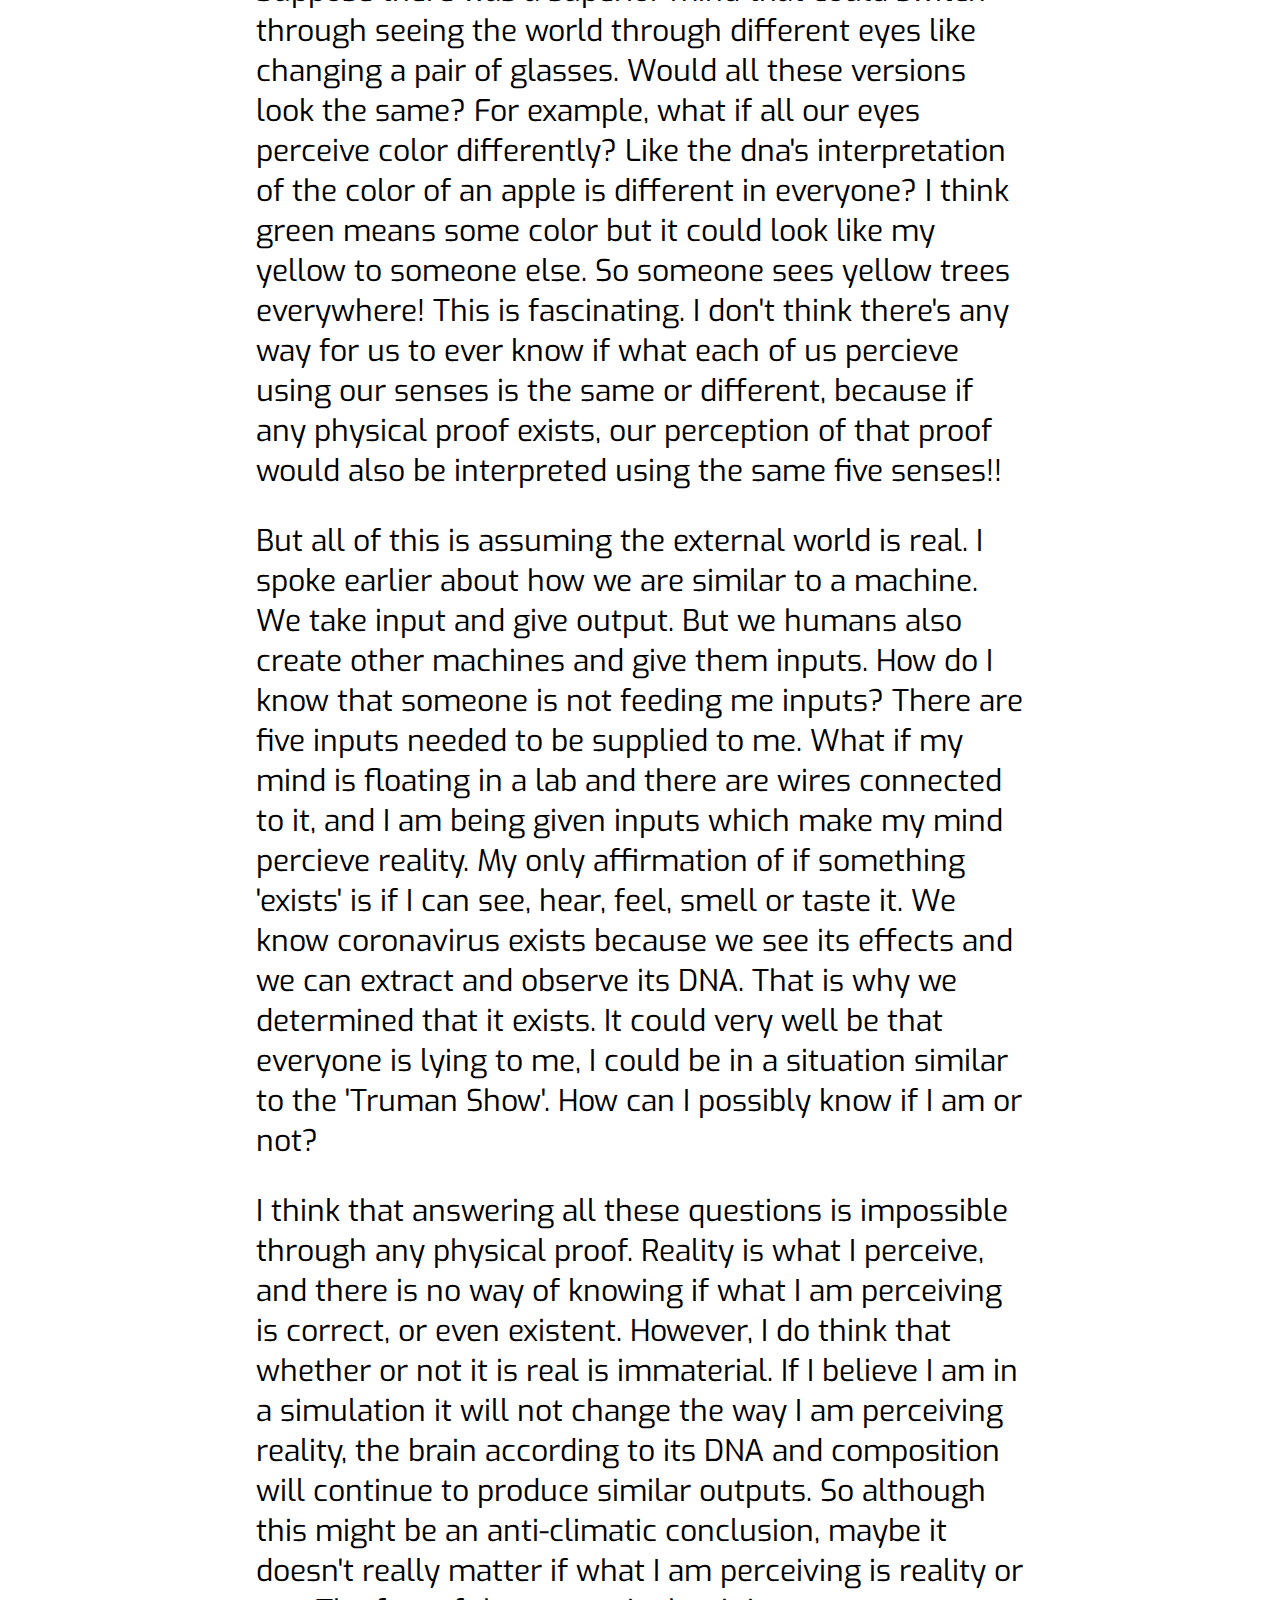
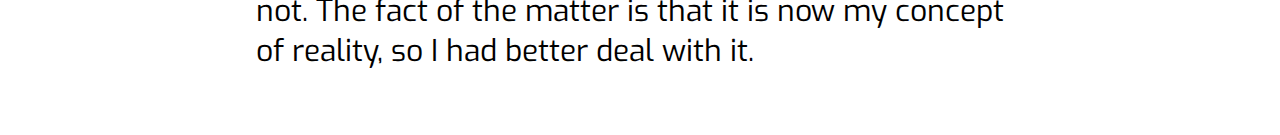
<file: html/blogs/8-dec-2020.html>
<!DOCTYPE html>
<html lang="en" dir="ltr">
  <head>
    <meta charset="utf-8">
    <meta name="viewport" content="width=device-width, initial-scale=1">
    <title>Tanvi Karandikar</title>
    <link rel="shortcut icon" href="../../static/fav.ico" />
    <link rel="stylesheet" type="text/css" href="../../css/main.css" />
    <link href="https://fonts.googleapis.com/css?family=Exo|Acme|Kalam|Shadows+Into+Light|Work+Sans" rel="stylesheet">
    <link rel="stylesheet" href="https://cdnjs.cloudflare.com/ajax/libs/font-awesome/4.7.0/css/font-awesome.min.css">
  </head>

  <body>

    <div class ="topnav exo navbarr sticky" id="myTopnav">
      <a class="active first-child" href="../../index.html" id="hov4">Home</a>
      <a class="next-child" href="../../html/blog.html" id="hov3">Blog</a>
      <a class="next-child" href="../../static/Tanvi_Karandikar_Resume.pdf" id="hov2">Resume</a>
      <a class="next-child" href="../../html/projects.html" id="hov1">Projects</a>
      <a class="next-child" href="../../html/experience.html" id="hov5">Experience</a>
      <a class="icon" href="javascript:void(0);"  onclick="myNavFunction()"><i class="fa fa-bars"></i></a>
    </div>  
  

    <h1 class="write big">Is this the Real Life? Is this Just Fantasy?</h1>
    <div class = "blogcontent exo">
        <p><i>The Problem of Skepticism about the External World</i> and <i>The Analysis of Perception</i> are two of the twelve
             problems in the philosophy of mind according to John Searle, <i>Mind: A Brief Introduction</i>. I have chosen to speak
              about both problems in conjunction because I feel I cannot speak about one without referencing the other. 
        </p><p>Sometimes I lay awake at night wondering. Many questions float across my mind. One of the questions that keeps me awake
             'is this real?'. These three words alone spawn many questions. The first question is what do I mean by 'this'. Here the
              best answer that I can give myself is - my perception of reality. I wake up every day, I eat food, I interact with people,
               I feel things and I think things. How do I know if it is what actually exists?
        </p><p>But then again, to answer the question of 'is this real' I first need to understand what 'real' means.
             The dictionary definition of <i>real</i> is: actually existing as a thing or occurring in fact; not imagined or supposed.
              Thus we cannot talk about reality without discussing what 'imagination' is. Once again revisiting the dictionary,
               it defines <i>imagination</i> as the faculty or action of forming new ideas, or images or concepts of external objects 
               not present to the senses. Again this springs up a new question. What are the senses? This I think is something 
               I can answer without checking the dictionary. We know we have five senses- sight, touch, smell, taste and sound. 
               These are the five different types of inputs I can get from the external world. And then I react and give some output. 
               Sometimes these outputs may be visible to me, like I may run if I see a dog chasing me. Sometimes I am listening to music, 
               or watching a movie and this causes my body to react in ways I cannot wilfully, like my heart rate increases. 
        </p><p>So basically, I am like a machine. I take inputs and give outputs. My mind would be the CPU that does the processing. 
            So whatever I am perceiving is a picture made by computations made in my mind. But what if we had ten senses? That means
             we have five more different ways of getting different information about the outside world. Clearly, what we percieve as 
             reality would be different. I imagine it would be similar to the difference between a two dimensional and three-dimensional
              image. It's like a machine learning model. If you give it fewer parameters to work with it will form some model of the
               problem. This model may not be correct. But it's the best the machine can do. That's what 'reality' is for the machine. 
               So what if what I am perceiving as the external world is my mind's mediocre perception of what true reality is? We
                exist in 3-D reality. Our mind cannot perceive what the fourth or fifth dimension would be, but what if it exists?
        </p><p>I would also like to discuss the effect of drugs on the mind. People are said to see 'illusions' when they are 
            high on drugs. When someone is hallucinating they are labelled as 'crazy' or 'out of their minds'. Why do we call 
            them crazy? Just because what they perceive as reality is different from what the rest of us do. Drugs are just catalysts
             that participate in the equation of inputs to outputs. How do we know that we are not the crazy ones and drugs are not
              just a glimpse into what is 'true' reality?
        </p><p>Another thing I wonder is: in what form do other people perceive reality. And how do I know that what they are 
            perceiving as reality is the same as my perception? Suppose there was a superior mind that could switch through seeing 
            the world through different eyes like changing a pair of glasses. Would all these versions look the same? For example,
             what if all our eyes perceive color differently? Like the dna's interpretation of the color of an apple is different
              in everyone? I think green means some color but it could look like my yellow to someone else. So someone sees yellow
               trees everywhere! This is fascinating. I don't think there's any way for us to ever know if what each of us percieve
                using our senses is the same or different, because if any physical proof exists, our perception of that proof would
                 also be interpreted using the same five senses!! 
        </p><p>But all of this is assuming the external world is real. I spoke earlier about how we are similar to a machine. We take
             input and give output. But we humans also create other machines and give them inputs. How do I know that someone is not 
             feeding me inputs? There are five inputs needed to be supplied to me. What if my mind is floating in a lab and there are
              wires connected to it, and I am being given inputs which make my mind percieve reality. My only affirmation of if 
              something 'exists' is if I can see, hear, feel, smell or taste it. We know coronavirus exists because we see its effects 
              and we can extract and observe its DNA. That is why we determined that it exists. It could very well be that everyone 
              is lying to me, I could be in a situation similar to the 'Truman Show'. How can I possibly know if I am or not?
        </p><p>I think that answering all these questions is impossible through any physical proof. Reality is what I perceive, 
            and there is no way of knowing if what I am perceiving is correct, or even existent. However, I do think that whether or 
            not it is real is immaterial. If I believe I am in a simulation it will not change the way I am perceiving reality, the brain 
            according to its DNA and composition will continue to produce similar outputs. So although this might be an anti-climatic
             conclusion, maybe it doesn't really matter if what I am perceiving is reality or not. The fact of the matter is that it is
              now my concept of reality, so I had better deal with it.
        </p>
    </div>
<div class="bottom"></div>
</body>


<script type = "text/javascript" src = "../../js/main.js" ></script>
<script type = "text/javascript" src = "../../js/hover.js"></script>
<script type = "text/javascript" src = "../../js/likes.js" ></script>
</html>
</file>
<file: css/main.css>
html{
  scroll-behavior: smooth;
}

body{
    /* background-image: url(../static/bgimg.jpg); */
    background-attachment:fixed;
    margin:0;
    color:black;
}

p{
  font-size: 30px;
}

.big {
    font-size: 500%;
    margin-bottom: 0px;
    text-align: center;
}

@media only screen and (max-width: 600px) {
  .big {
    padding: 0%;
    font-size: 350%;
  }
}

/* Style the navbarr */
.navbarr {
  /* overflow: hidden; */
  /* background-color: #026670; */
  z-index: 5;
  color:#026670;
  /* padding-right:1%; */
  /* width: 100%; */
}

/* navbarr links */
.navbarr > a {
  display: block;
  color: #026670;
  text-align: center;
  padding: 0px;
  text-decoration: none;
  padding: 1% 0 1% 1%;
}

@media only screen and (max-width: 600px) {
  .hide {
    display: none;
  }
}

.first-child {
  float: left;
  padding:0px;
  font-size: 30px;
  margin:10px;
}

.next-child {
  list-style:none;
  margin:20px 10px 10px 10px;
  float: right;
  font-size: 20px;
}

#filler{
  height:200px;
}

/* Page content */
.content {
  padding: 16px;
}

/* The sticky class is added to the navbarr with JS when it reaches its scroll position */
.sticky {
  position: sticky;
  top: 0;
  width: 100%;
}

/* Remove stickiness */
@media only screen and (max-width: 600px) {
  .sticky {
    position: initial;
  }
}

/* Add some top padding to the page content to prevent sudden quick movement (as the navigation bar gets a new position at the top of the page (position:fixed and top:0) */
.sticky + .content {
  padding-top: 60px;
}


/* Container holding the image and the text */
.container {
  position: relative;
  text-align: center;
  color: white;
  z-index: 0;
}

#centered {
  position: absolute;
  top: 50%;
  left: 50%;
  transform: translate(-50%, -50%);
  z-index: 1;
  font-size: 80px
}

.bottom{
    background-color: #026670;
    color:  #026670;
    /* height: 20px; */
    position: fixed;
    bottom: 0;
    width:100%;
    height:1%;
    /* padding: 10% */
}


.button1 {
  font-family: 'Acme', sans-serif;
  /* background-color: #026670; */
  border: none;
  color: black;
  /* padding: 10px; */
  text-align: center;
  /* text-decoration: none; */
  display: inline-block;
  font-size: 25px;
  color: #026670;
  margin: 4px 2px;
  cursor: pointer;
  border-radius: 12px;
}

.div1{
  padding: 0% 5% 0% 5%

}

.category {
    text-align:center;
}


.logo {
  margin:15px;
  /* display:inline-block; */
  height:50px
}

h3{
  text-align: center;
  font-size: 50px;
}
table {
  width: 80%;
  font-family: 'Exo', sans-serif;
  padding: 1%;
  /* margin:20%; */
}

.hov{
  color: "#026670";
}

.kalam{
  font-family: 'Kalam', cursive;
}

.write{
    font-family: 'Shadows Into Light', cursive;
}

.work{
    font-family: 'Work Sans', sans-serif;
    font-size: 150%;
}

.exo{
  font-family: 'Exo', sans-serif;
}

#form1{
  font-size: 30px;
  display: inline-block;
  float: left;
}

#pics {
  display: inline-block;
  float: right;
}

#pics1{
  height: auto;
  width: 45vw;
}

.center {
  display: block;
  margin-left: auto;
  margin-right: auto;
  width: 17%;
  height: auto;
  /* margin-top: 5%; */
}

.card {
  box-shadow: 0 4px 8px 0 rgba(0,0,0,0.2);
  transition: 0.3s;
  width: 80%;
  padding: 2%;
  /* margin: 10%; */
  display:grid;
}


@media only screen and (max-width: 600px) {
  .card {
    width: 80%;
  }
}


.card > img{
  width: 50%;
  height: auto;
}
.card:hover {
  box-shadow: 0 8px 16px 0 rgba(0,0,0,0.2);
}

.container {
  padding: 2px 16px;
}
a, a:visited, a:hover, a:active {
  color: inherit;
}

ul.techstack li {
  display:inline;
  color:#026670;
  background-color: #ece1cf;
}

.cardgrid{
  display:grid;
  grid-template-columns: 50% 50%;
  align-items: center;
  align-content: center;
  align:center;
}
.bloglist{
  list-style: none;
}
.bloglist > li{
  margin: 5% 10% 0% 10%;
  border-bottom: 1px solid #ccc;
  padding-bottom: 2rem;
  padding-top: 2rem;
}

.blogcontent{
  margin: 5% 20%;
}


@media only screen and (max-width: 600px) {
  .blogcontent{
    margin: 5% 5%;
  }
  p{
    font-size: 20px;
  }
  .bloglist > li{
    margin: 5% 9% 5% 2%;
  }
}
/* Create two unequal columns that floats next to each other */
.column {
  float: left;
  padding: 10px;
  /* height: 300px; Should be removed. Only for demonstration */
}

.column > img {
  float: right;
}
.leftt {
  width: 40%;
  align-items: right;
  padding-right: 2%;
}

.rightt {
  width: 40%;
}

.float-container {
}

.float-child {
  width: 45%;
  float: left;
  padding: 1%;
} 

.float-child1   {
  width: 45%;
  float: right;
  padding: 1%;
} 

@media screen and (max-width: 600px) {
  .column > img{
    height: 180px !important;
    width: auto !important;
    float: left;
    margin-left: 10%;
    padding-left: 5%;
  }
  .leftt {
    /* width: 100%; */
    align-items: right;
    padding-right: 10%;
    padding-bottom: 0;
    margin-top: 0;
  }
  .rightt {
    width: 80%;
    padding: 2% 10% 2% 10%;
    margin-bottom: 20%;
  }
  .column > h1 {
    margin-top: 0;
  }

  text{
    font-size: 20px !important;
  }
}
/* Clear floats after the columns */
.row:after {
  content: "";
  display: table;
  clear: both;
} 

.topnav {
  overflow: hidden;
}


.topnav .icon {
  display: none;
}

@media screen and (max-width: 600px) {
  .topnav a:not(:first-child) {display: none;}
  .topnav a.icon {
    float: right;
    display: block;
    padding: 5%;
  }
}

@media screen and (max-width: 600px) {
  .topnav.navresponsive {position: relative;}
  .topnav.navresponsive .icon {
    position: absolute;
    right: 0;
    top: 0;
  }
  .topnav.navresponsive a {
    float: none;
    display: block;
    text-align: left;
    color: #026670;
  }
}

.mainimg{
  display: block;
  margin-left: auto;
  margin-right: auto;
  height: auto;
  margin-top: 5%;
}

@media only screen and (max-width: 600px) {
  .mainimg {
    width: 60%;
  }
}
</file>
